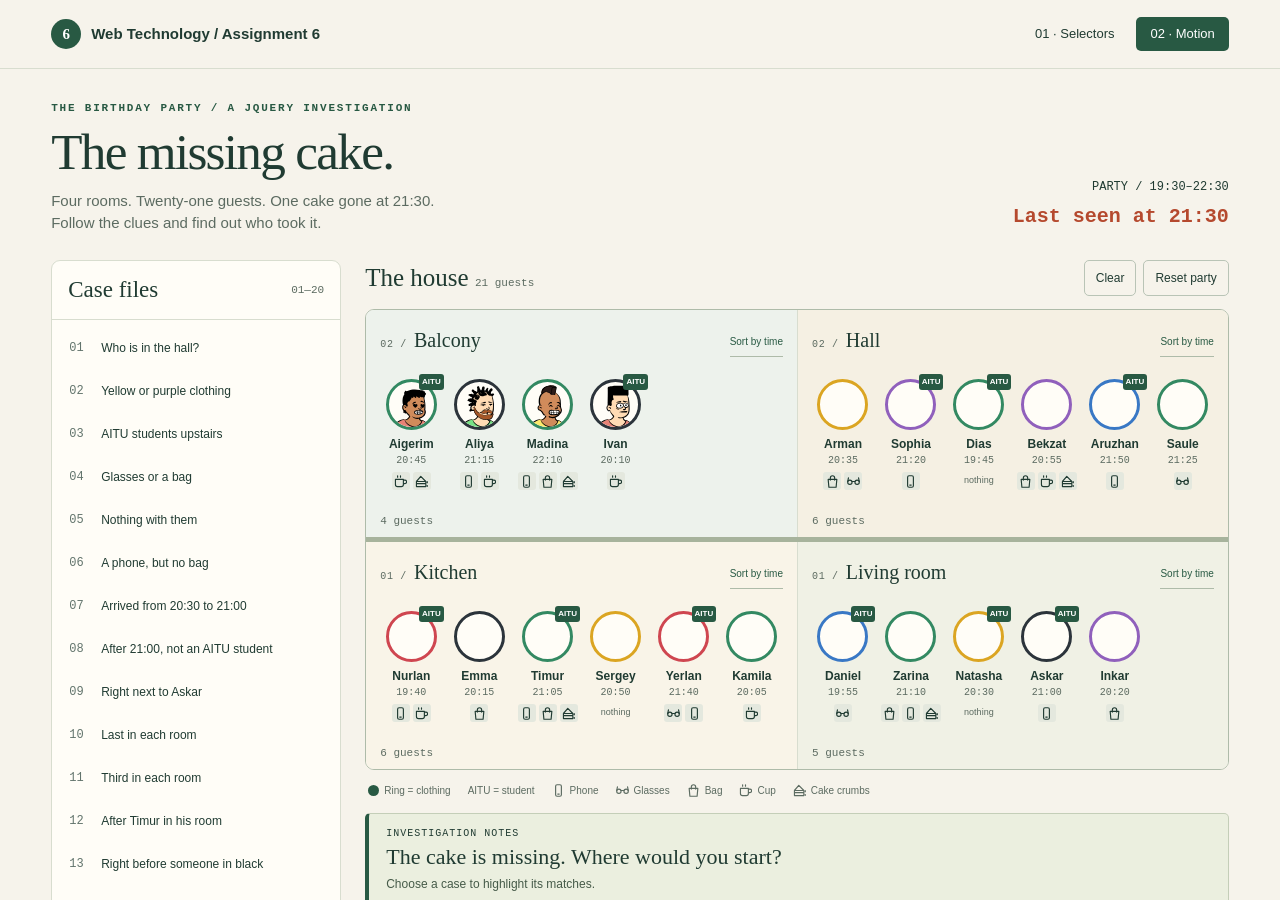
<file: index.html>
<!doctype html>
<html lang="en"><head><meta charset="utf-8"><meta name="viewport" content="width=device-width, initial-scale=1"><meta http-equiv="refresh" content="0; url=task2/"><title>Assignment 6 - The Missing Cake</title></head><body><p><a href="task2/">Open The Missing Cake</a> · <a href="task1/">Task 1: Selectors</a></p></body></html>
</file>
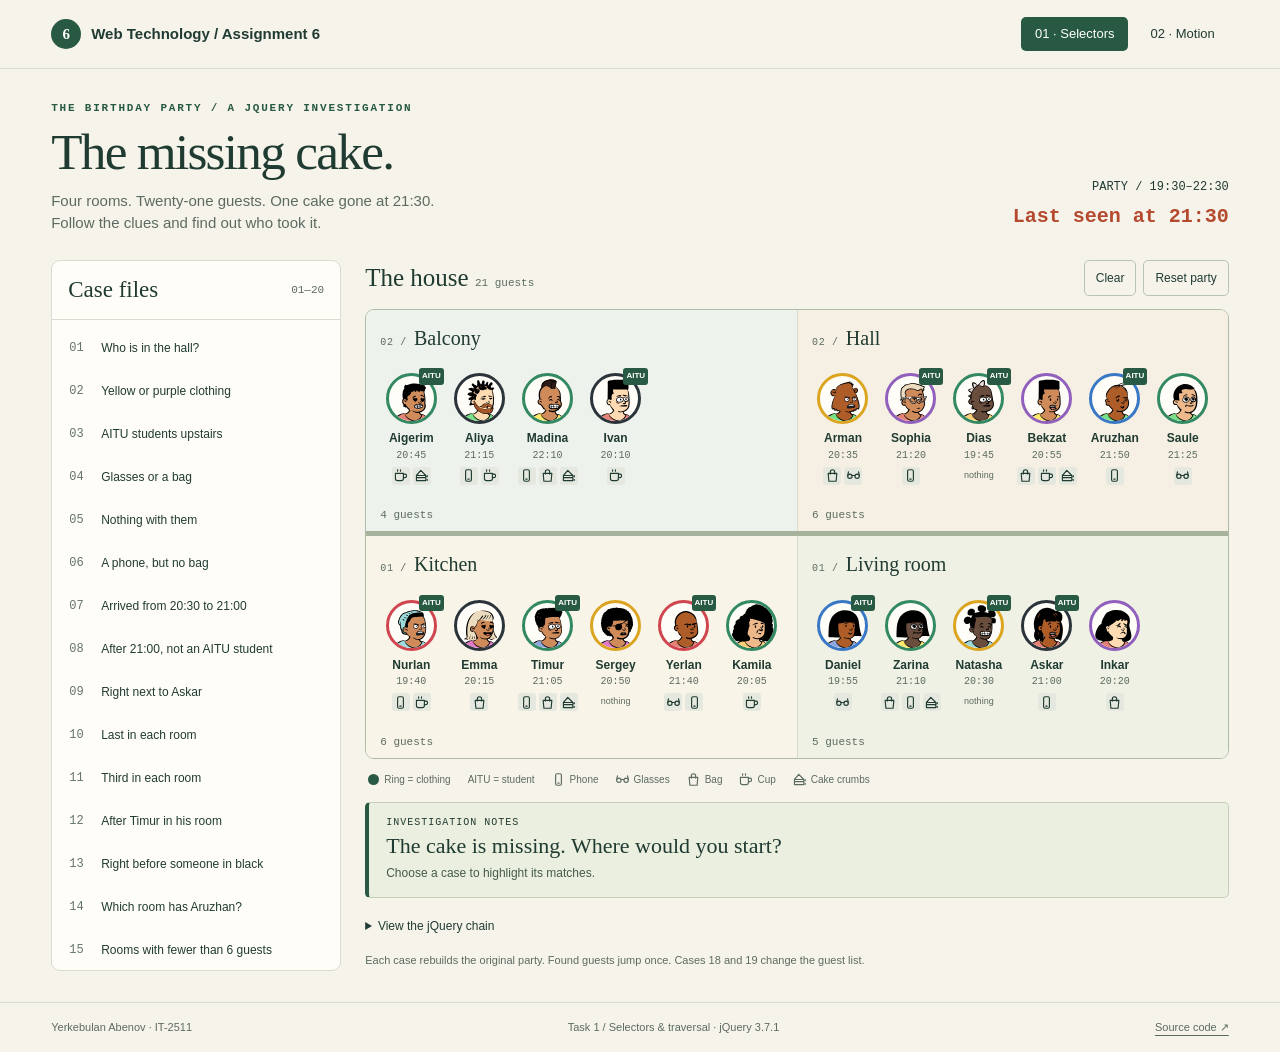
<file: task1/index.html>
<!doctype html>
<html lang="en">
<head>
  <meta charset="utf-8">
  <meta name="viewport" content="width=device-width, initial-scale=1">
  <meta name="description" content="Assignment 6: a jQuery investigation with 21 guests, 20 cases and a missing birthday cake.">
  <title>The Missing Cake | Task 1</title>
  <link rel="icon" href="../assets/favicon.svg" type="image/svg+xml">
  <link rel="stylesheet" href="../assets/style.css">
  <script src="../assets/vendor/jquery-3.7.1.min.js" defer></script>
  <script src="../assets/party-data.js" defer></script>
  <script src="../assets/cases.js" defer></script>
  <script src="../assets/app.js" defer></script>
  
</head>
<body data-task="1">
  <header class="topbar">
    <a class="brand" href="../"><span class="brand-mark">6</span> Web Technology / Assignment 6</a>
    <nav aria-label="Tasks"><a href="../task1/" aria-current="page">01 · Selectors</a><a href="../task2/" >02 · Motion</a></nav>
  </header>
  <main>
    <section class="intro" aria-labelledby="page-title">
      <div><p class="eyebrow">The birthday party / A jQuery investigation</p><h1 id="page-title">The missing cake.</h1>
      <p>Four rooms. Twenty-one guests. One cake gone at 21:30.<br>Follow the clues and find out who took it.</p></div>
      <div class="party-time">PARTY / 19:30–22:30<strong>Last seen at 21:30</strong></div>
    </section>
    <div class="workspace">
      <aside class="case-panel" aria-labelledby="cases-title"><div class="panel-heading"><h2 id="cases-title">Case files</h2><span>01—20</span></div><div class="case-list" id="case-list"></div></aside>
      <section class="board" aria-labelledby="board-title">
        <div class="board-toolbar"><h2 id="board-title">The house <span class="room-count" id="guest-total"></span></h2><div class="toolbar-actions"><button type="button" id="clear" class="small-button">Clear</button><button type="button" id="reset" class="small-button">Reset party</button></div></div>
        <div class="house" id="house"></div>
        <div class="legend" id="legend" role="group" aria-label="Legend"><span><span class="swatch"></span>Ring = clothing</span><span>AITU = student</span></div>
        <section class="result" role="status" aria-live="polite" aria-atomic="true"><p id="result-label" class="result-label"></p><h3 id="result-title"></h3><p id="result-names"></p></section>
        <details class="chain-details"><summary>View the jQuery chain</summary><pre id="chain"></pre></details>
        <p class="hint">Each case rebuilds the original party. Found guests jump once. Cases 18 and 19 change the guest list.</p>
      </section>
    </div>
    <noscript>This assignment needs JavaScript enabled to build the party.</noscript>
  </main>
  <footer><span>Yerkebulan Abenov · IT-2511</span><span>Task 1 / Selectors & traversal · jQuery 3.7.1</span><a href="https://github.com/Abenovv/Assignment6-Web-technology">Source code ↗</a></footer>
</body>
</html>
</file>
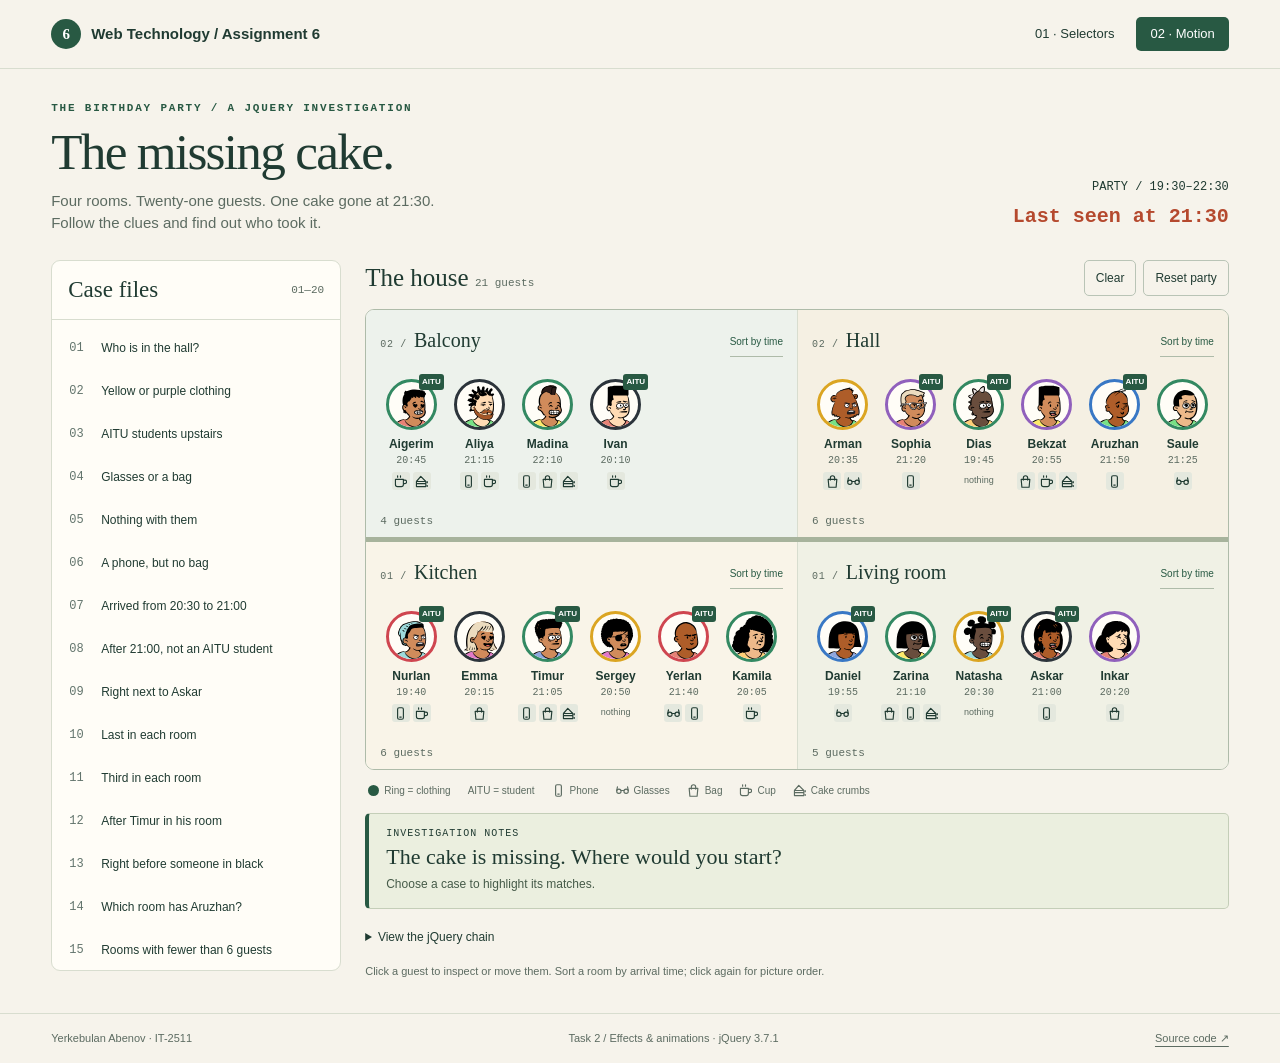
<file: task2/index.html>
<!doctype html>
<html lang="en">
<head>
  <meta charset="utf-8">
  <meta name="viewport" content="width=device-width, initial-scale=1">
  <meta name="description" content="Assignment 6: a jQuery investigation with 21 guests, 20 cases and a missing birthday cake.">
  <title>The Missing Cake | Task 2</title>
  <link rel="icon" href="../assets/favicon.svg" type="image/svg+xml">
  <link rel="stylesheet" href="../assets/style.css">
  <script src="../assets/vendor/jquery-3.7.1.min.js" defer></script>
  <script src="../assets/party-data.js" defer></script>
  <script src="../assets/cases.js" defer></script>
  <script src="../assets/app.js" defer></script>
  <script src="motion.js" defer></script>
</head>
<body data-task="2">
  <header class="topbar">
    <a class="brand" href="../"><span class="brand-mark">6</span> Web Technology / Assignment 6</a>
    <nav aria-label="Tasks"><a href="../task1/" >01 · Selectors</a><a href="../task2/" aria-current="page">02 · Motion</a></nav>
  </header>
  <main>
    <section class="intro" aria-labelledby="page-title">
      <div><p class="eyebrow">The birthday party / A jQuery investigation</p><h1 id="page-title">The missing cake.</h1>
      <p>Four rooms. Twenty-one guests. One cake gone at 21:30.<br>Follow the clues and find out who took it.</p></div>
      <div class="party-time">PARTY / 19:30–22:30<strong>Last seen at 21:30</strong></div>
    </section>
    <div class="workspace">
      <aside class="case-panel" aria-labelledby="cases-title"><div class="panel-heading"><h2 id="cases-title">Case files</h2><span>01—20</span></div><div class="case-list" id="case-list"></div></aside>
      <section class="board" aria-labelledby="board-title">
        <div class="board-toolbar"><h2 id="board-title">The house <span class="room-count" id="guest-total"></span></h2><div class="toolbar-actions"><button type="button" id="clear" class="small-button">Clear</button><button type="button" id="reset" class="small-button">Reset party</button></div></div>
        <div class="house" id="house"></div>
        <div class="legend" id="legend" role="group" aria-label="Legend"><span><span class="swatch"></span>Ring = clothing</span><span>AITU = student</span></div>
        <section class="result" role="status" aria-live="polite" aria-atomic="true"><p id="result-label" class="result-label"></p><h3 id="result-title"></h3><p id="result-names"></p></section>
        <details class="chain-details"><summary>View the jQuery chain</summary><pre id="chain"></pre></details>
        <p class="hint">Click a guest to inspect or move them. Sort a room by arrival time; click again for picture order.</p>
      </section>
    </div>
    <noscript>This assignment needs JavaScript enabled to build the party.</noscript>
  </main>
  <footer><span>Yerkebulan Abenov · IT-2511</span><span>Task 2 / Effects & animations · jQuery 3.7.1</span><a href="https://github.com/Abenovv/Assignment6-Web-technology">Source code ↗</a></footer>
</body>
</html>
</file>
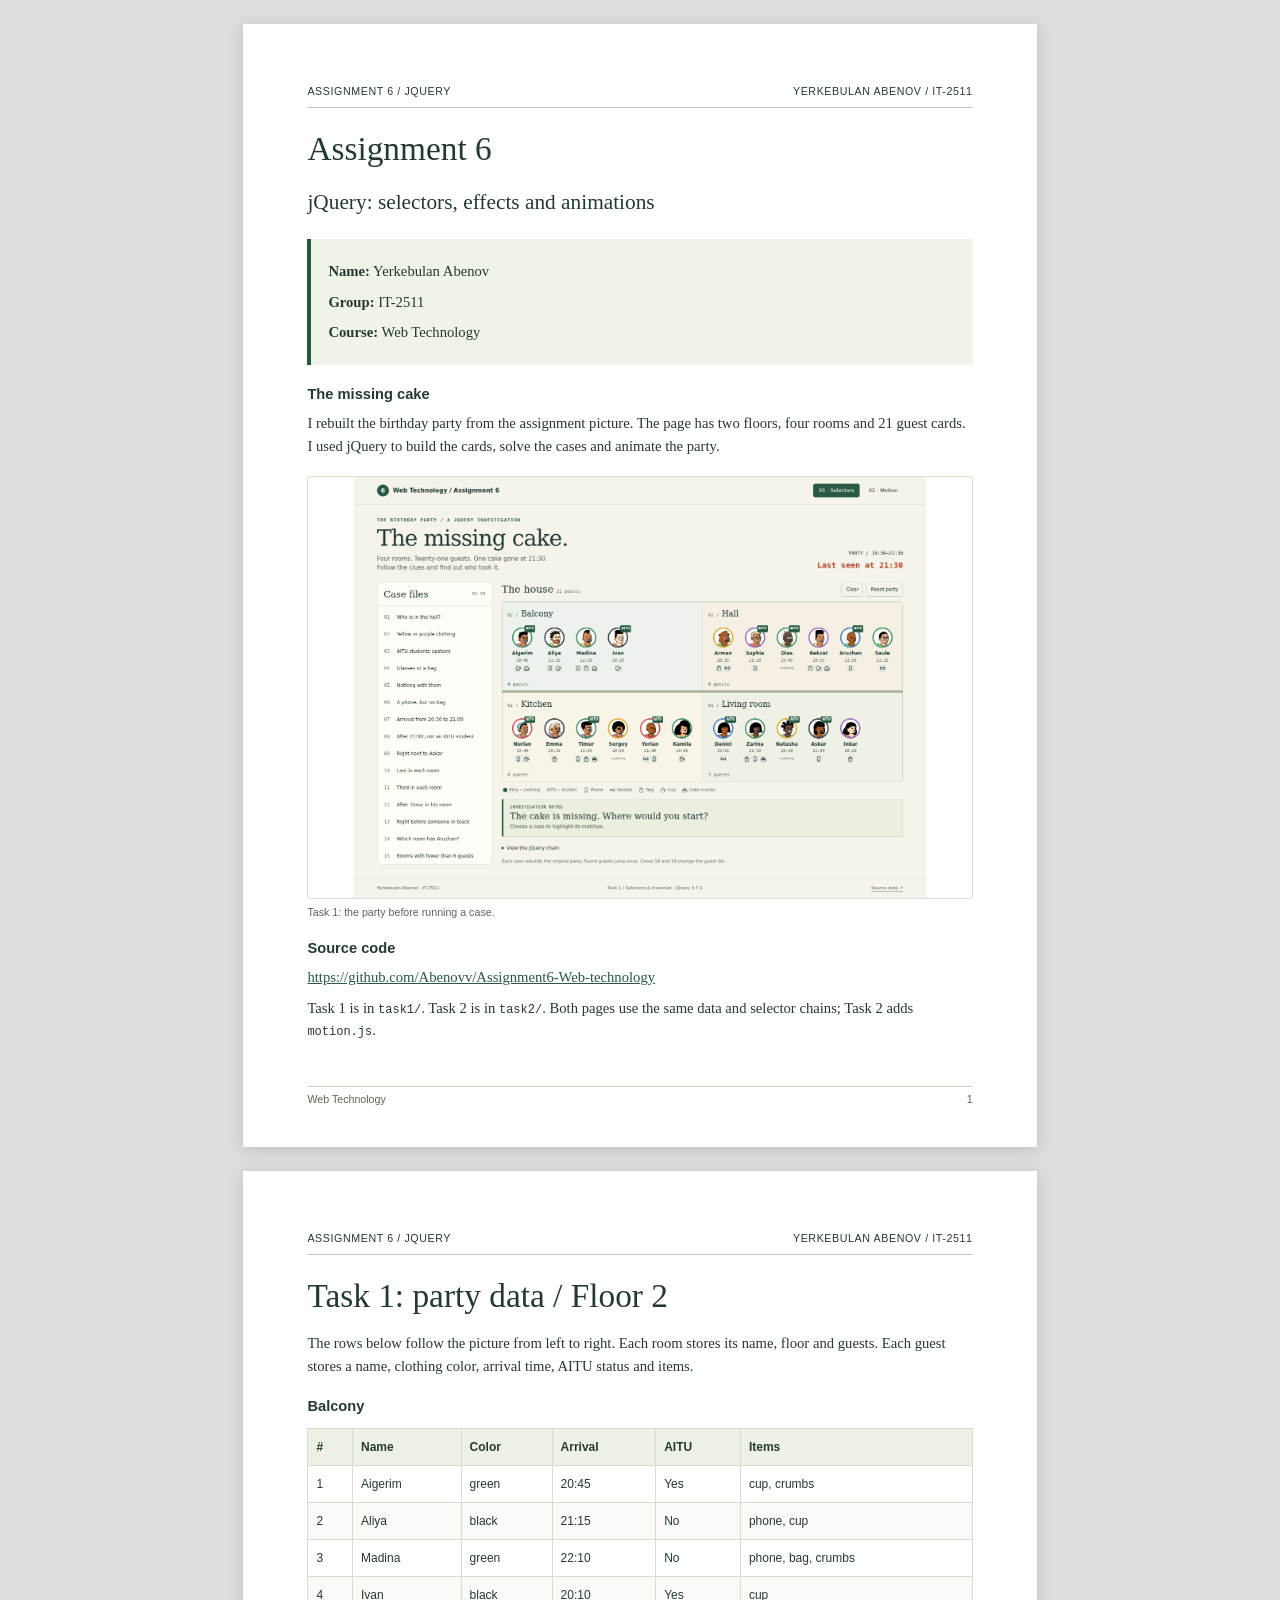
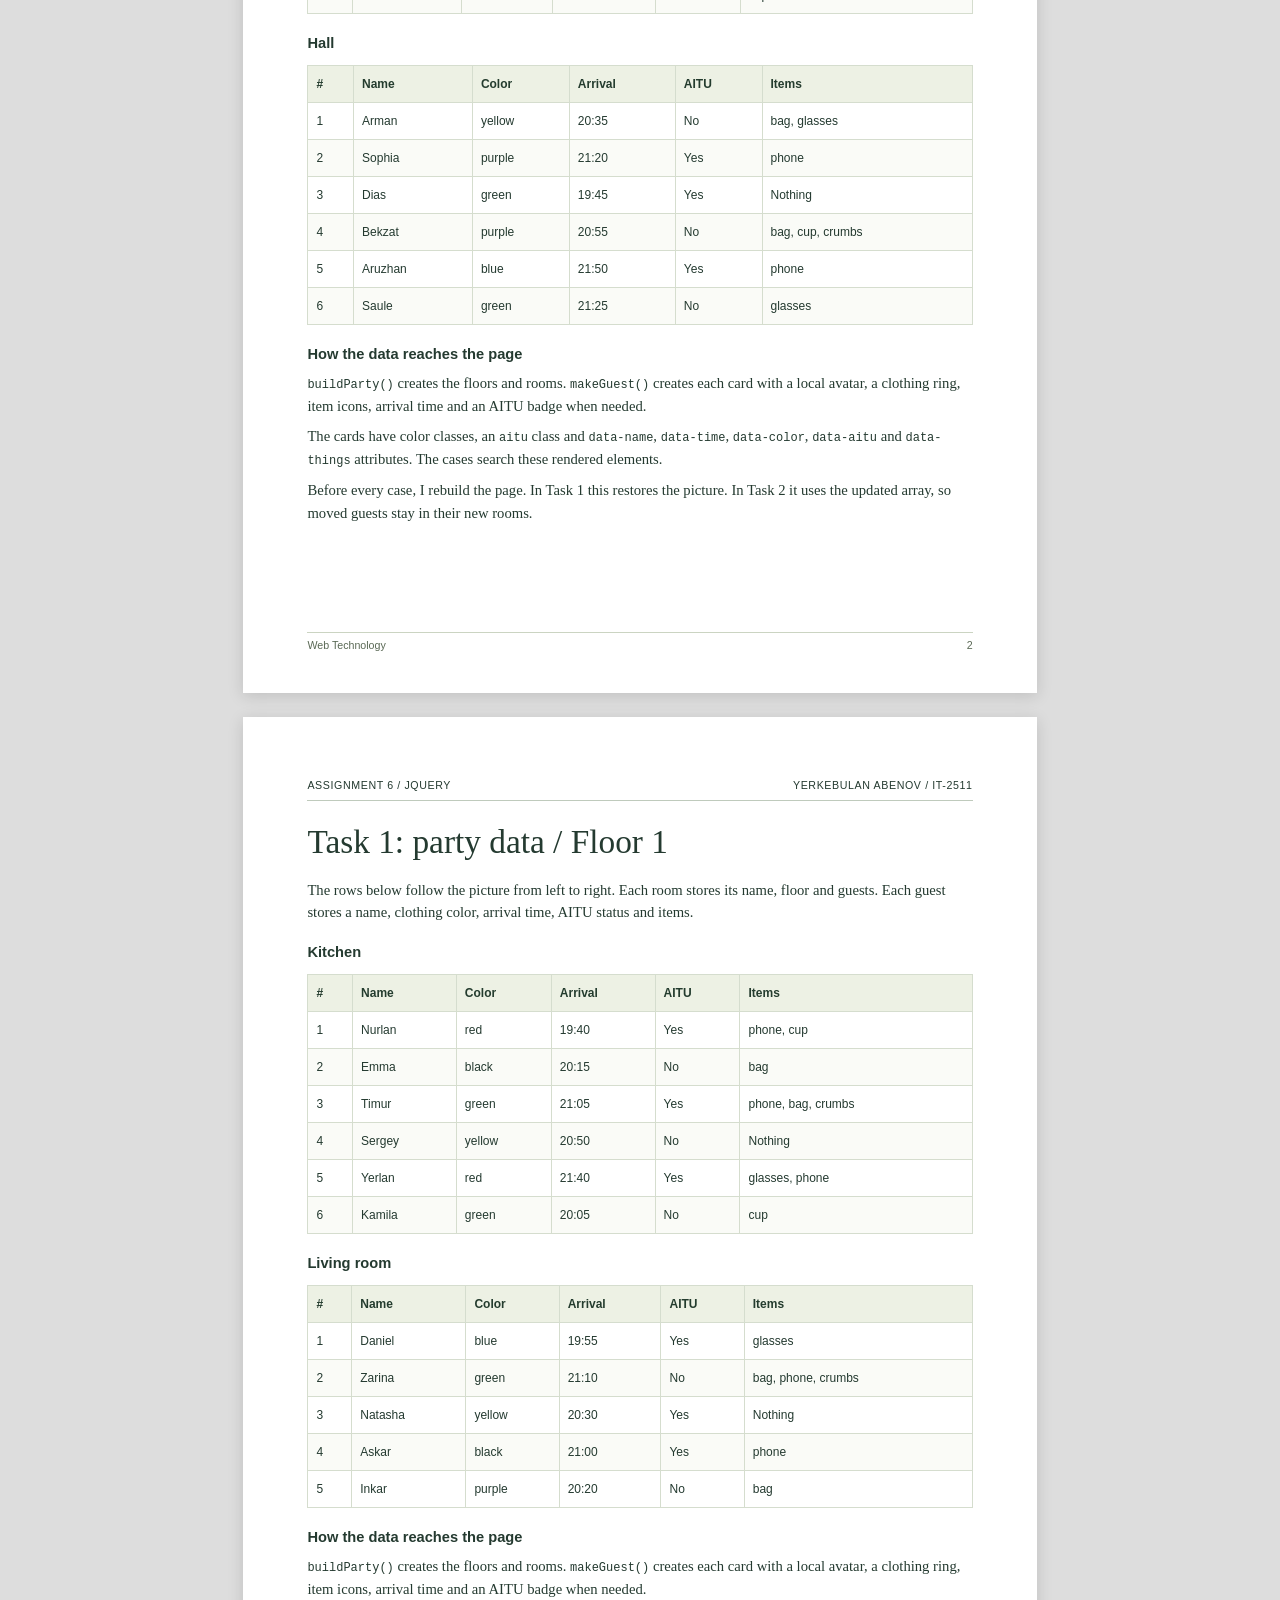
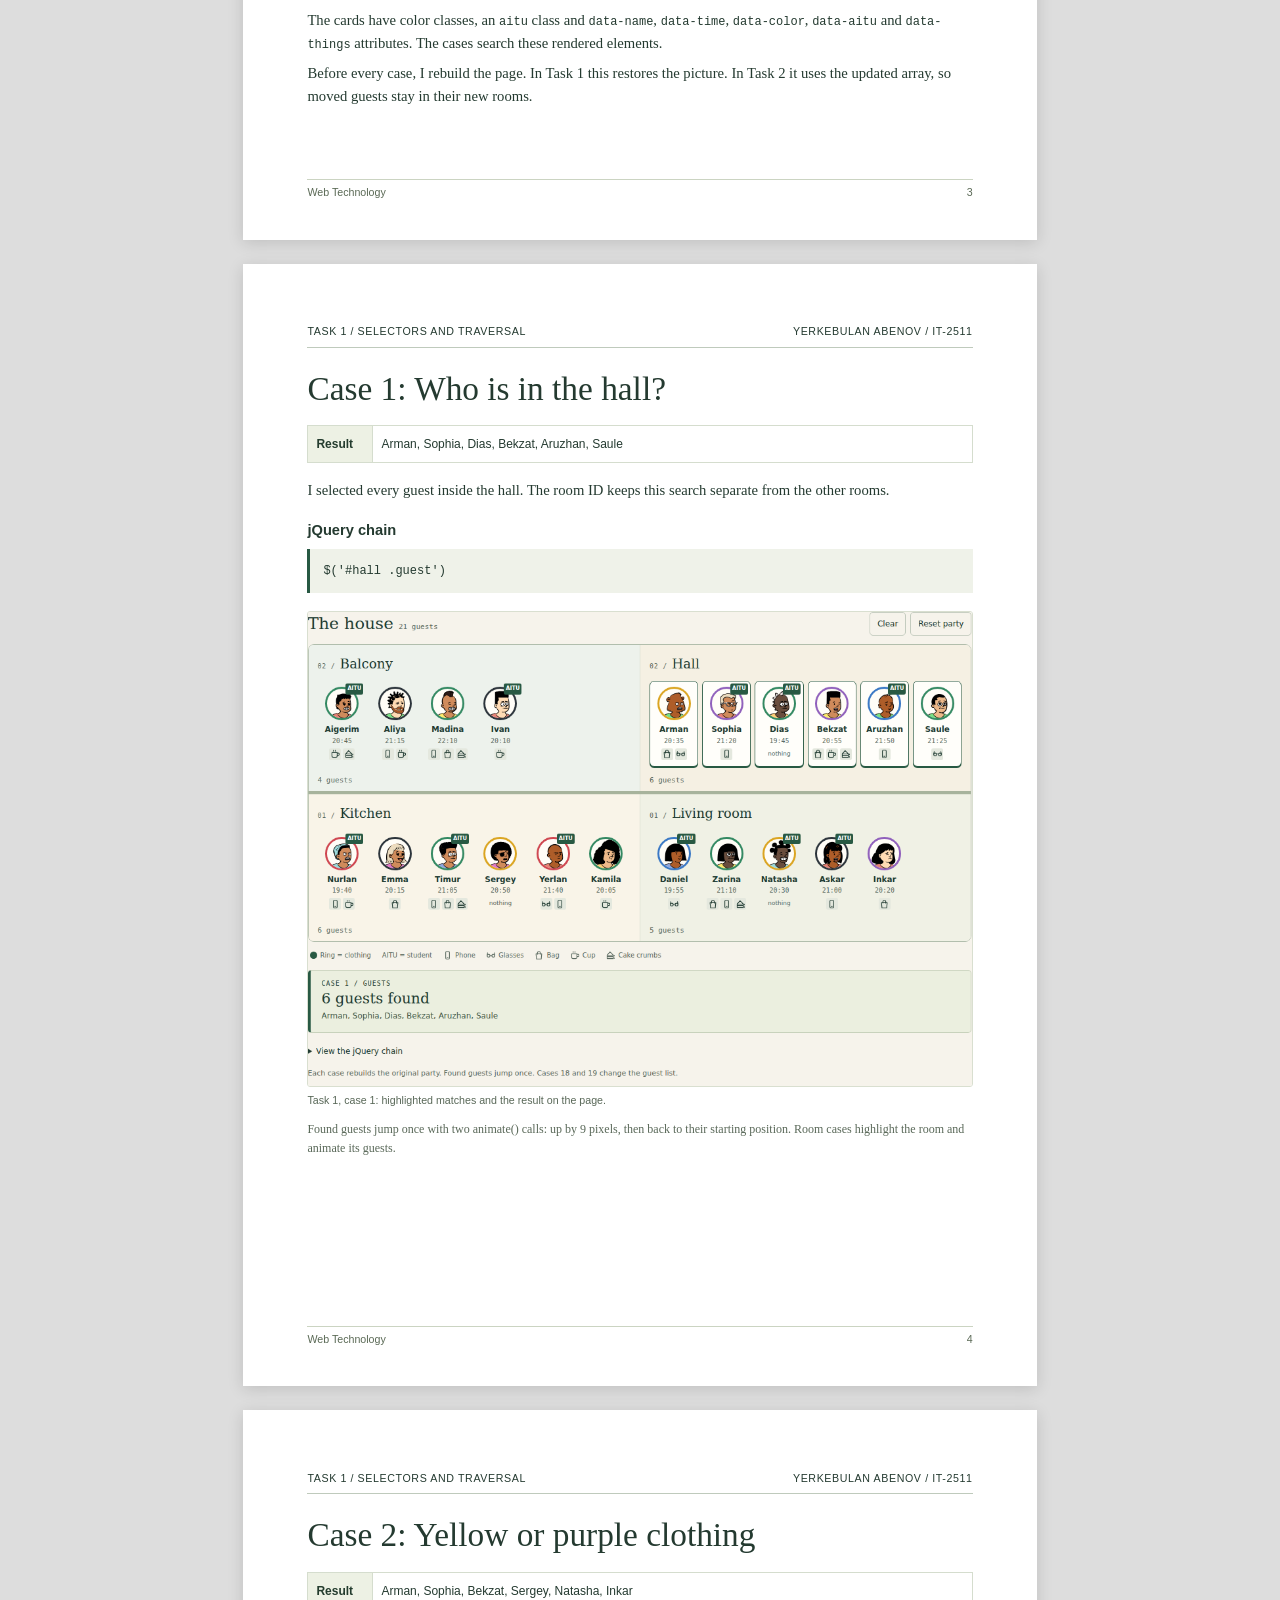
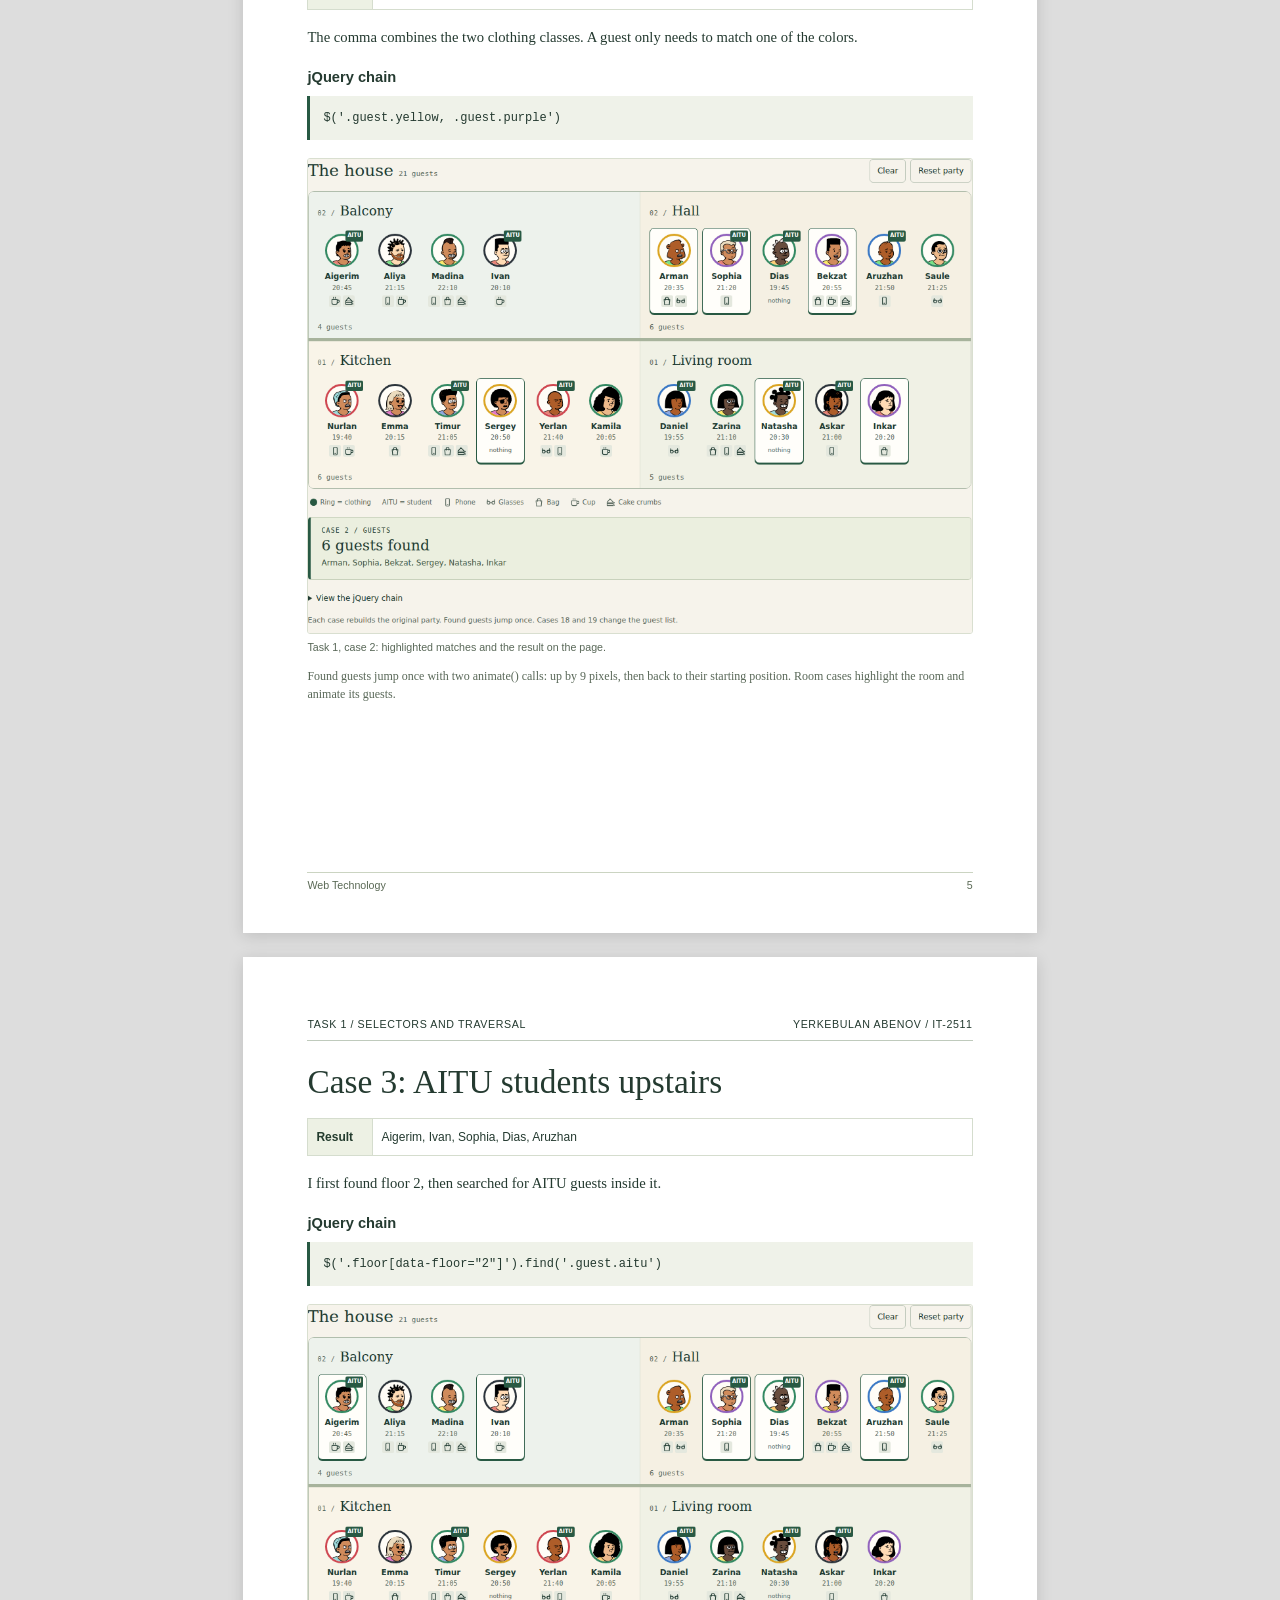
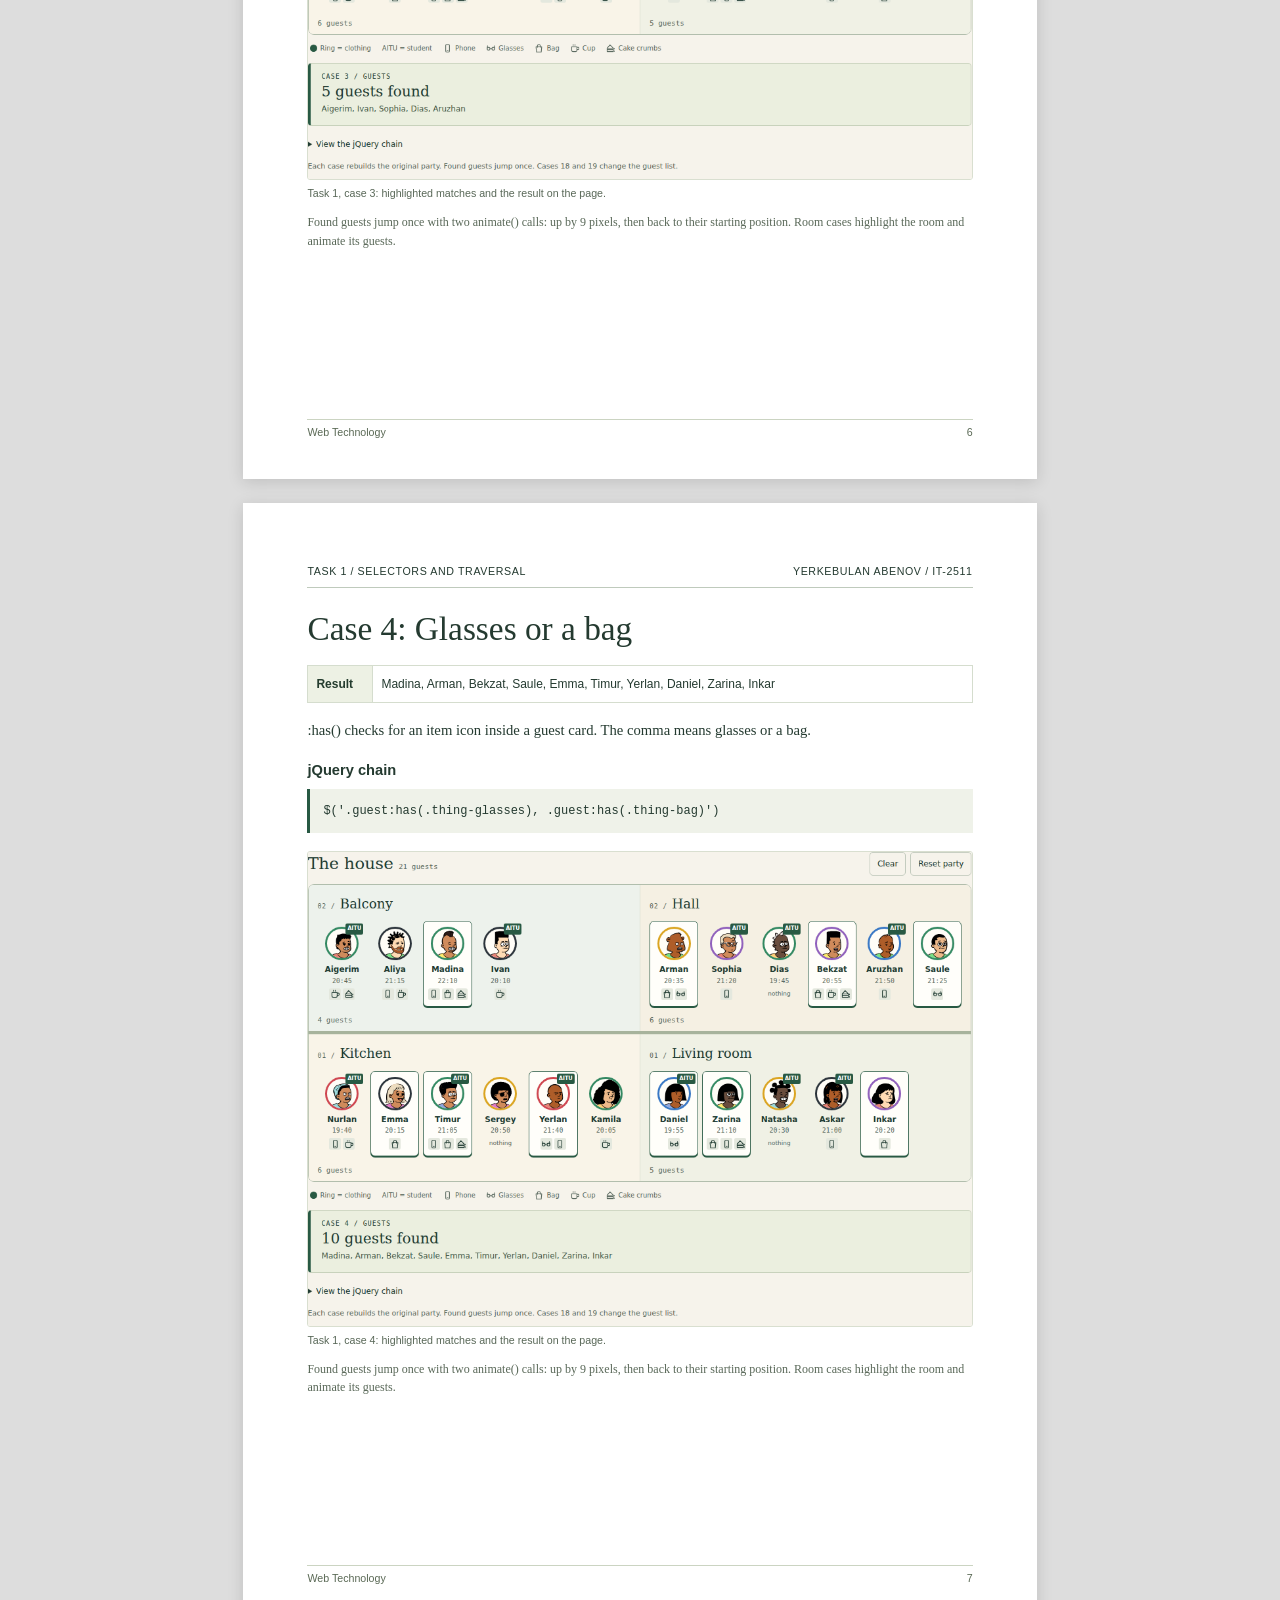
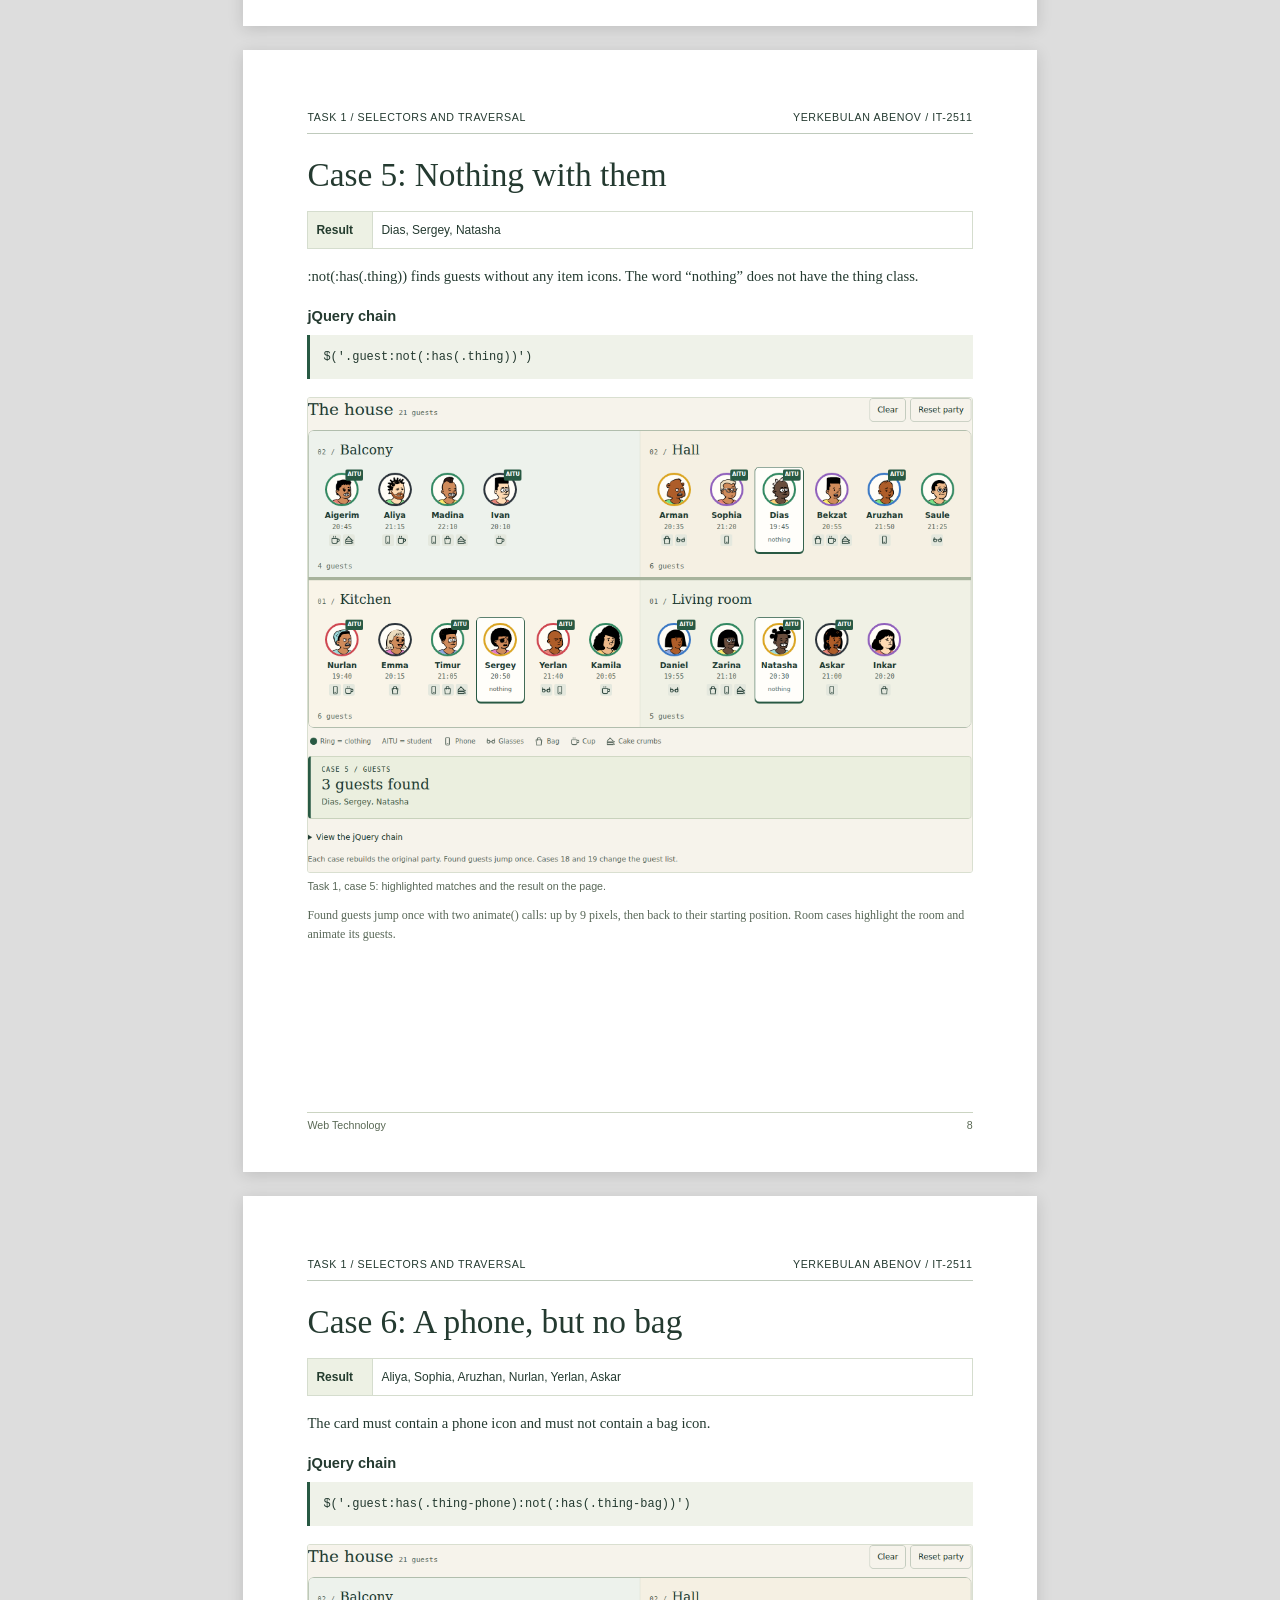
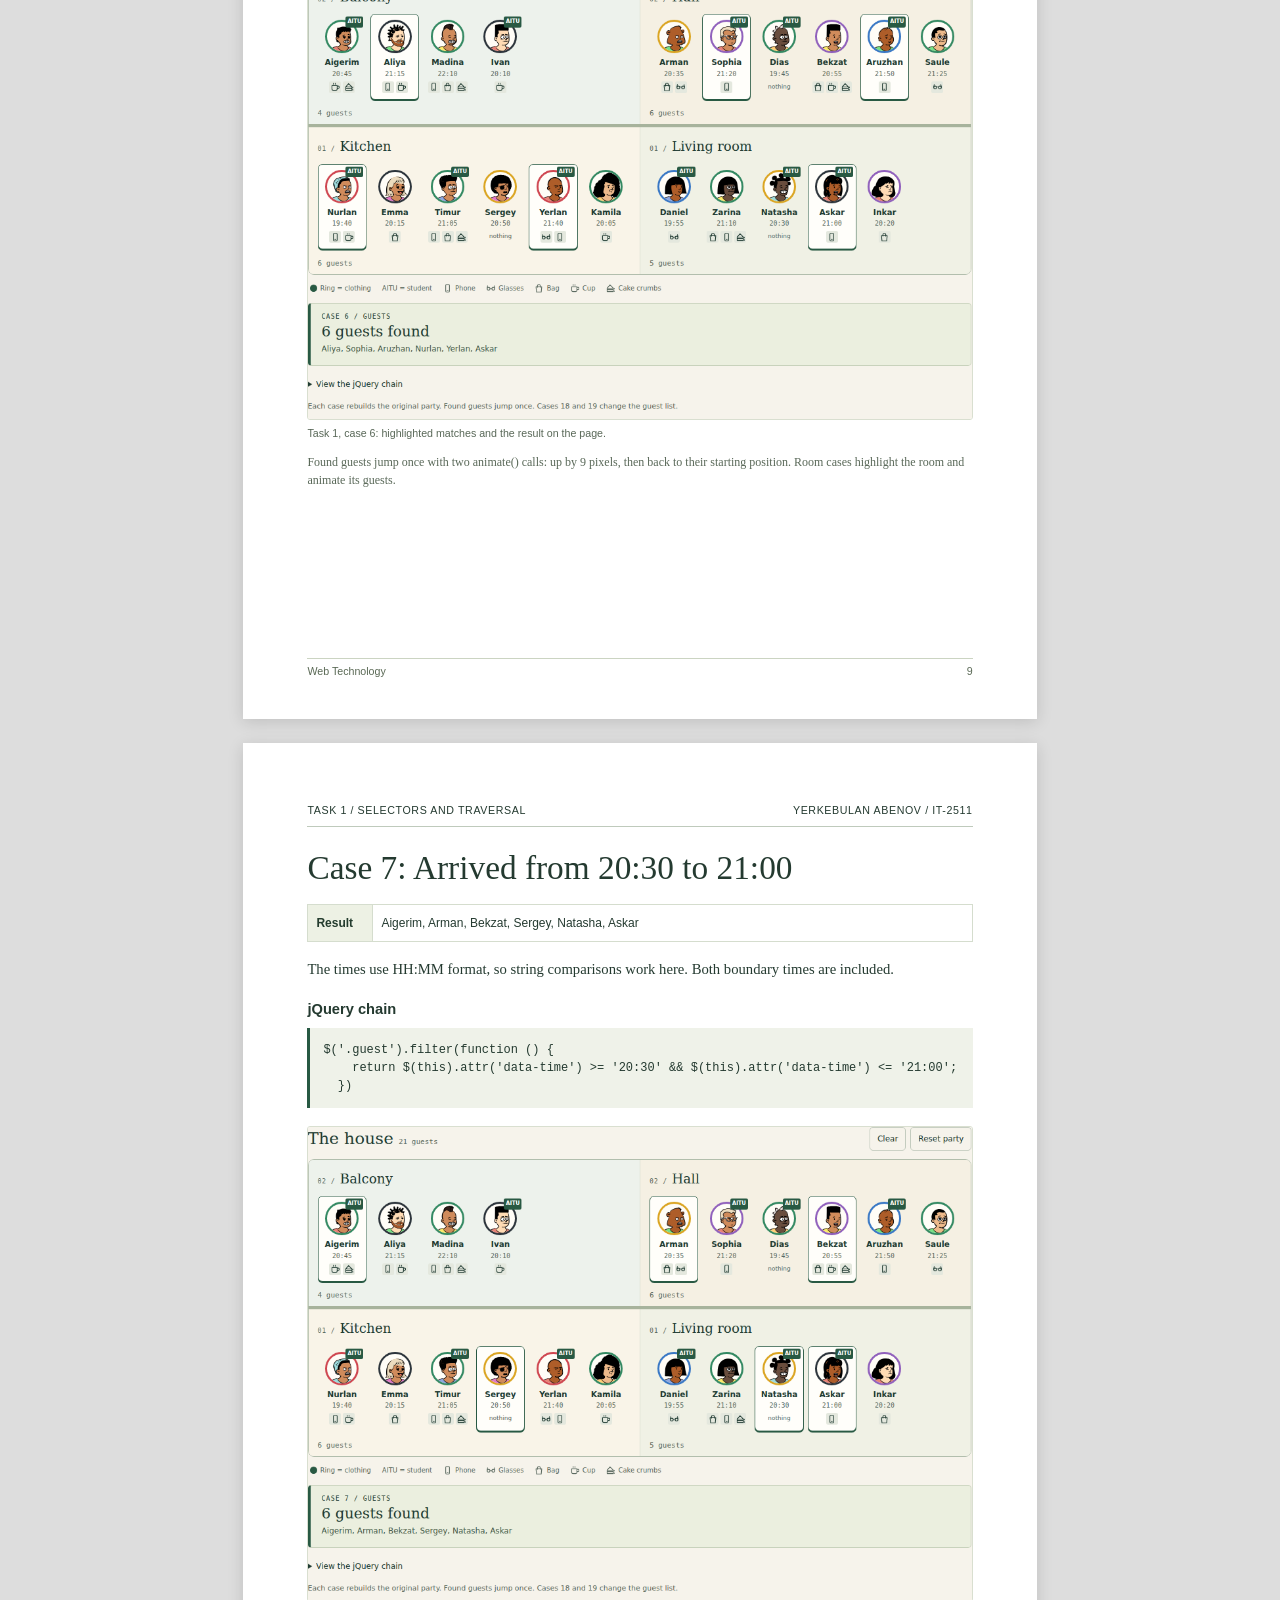
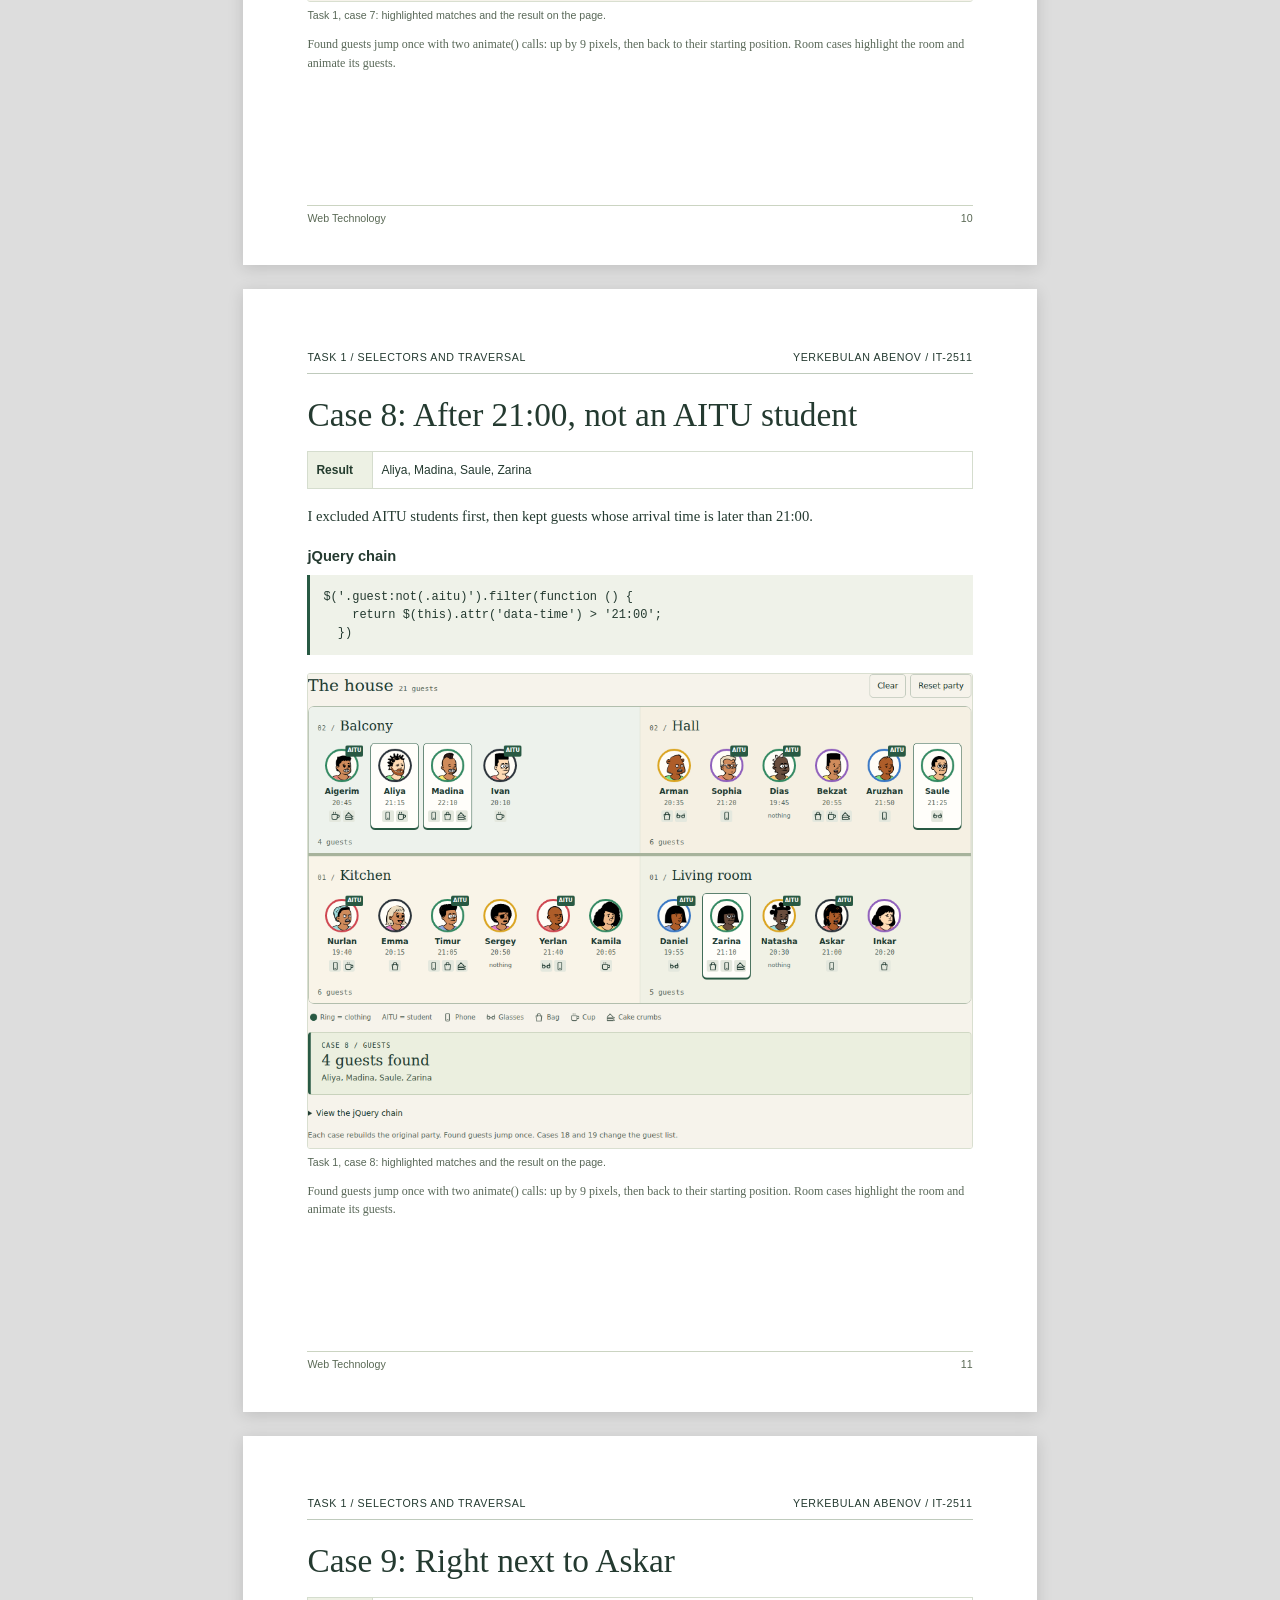
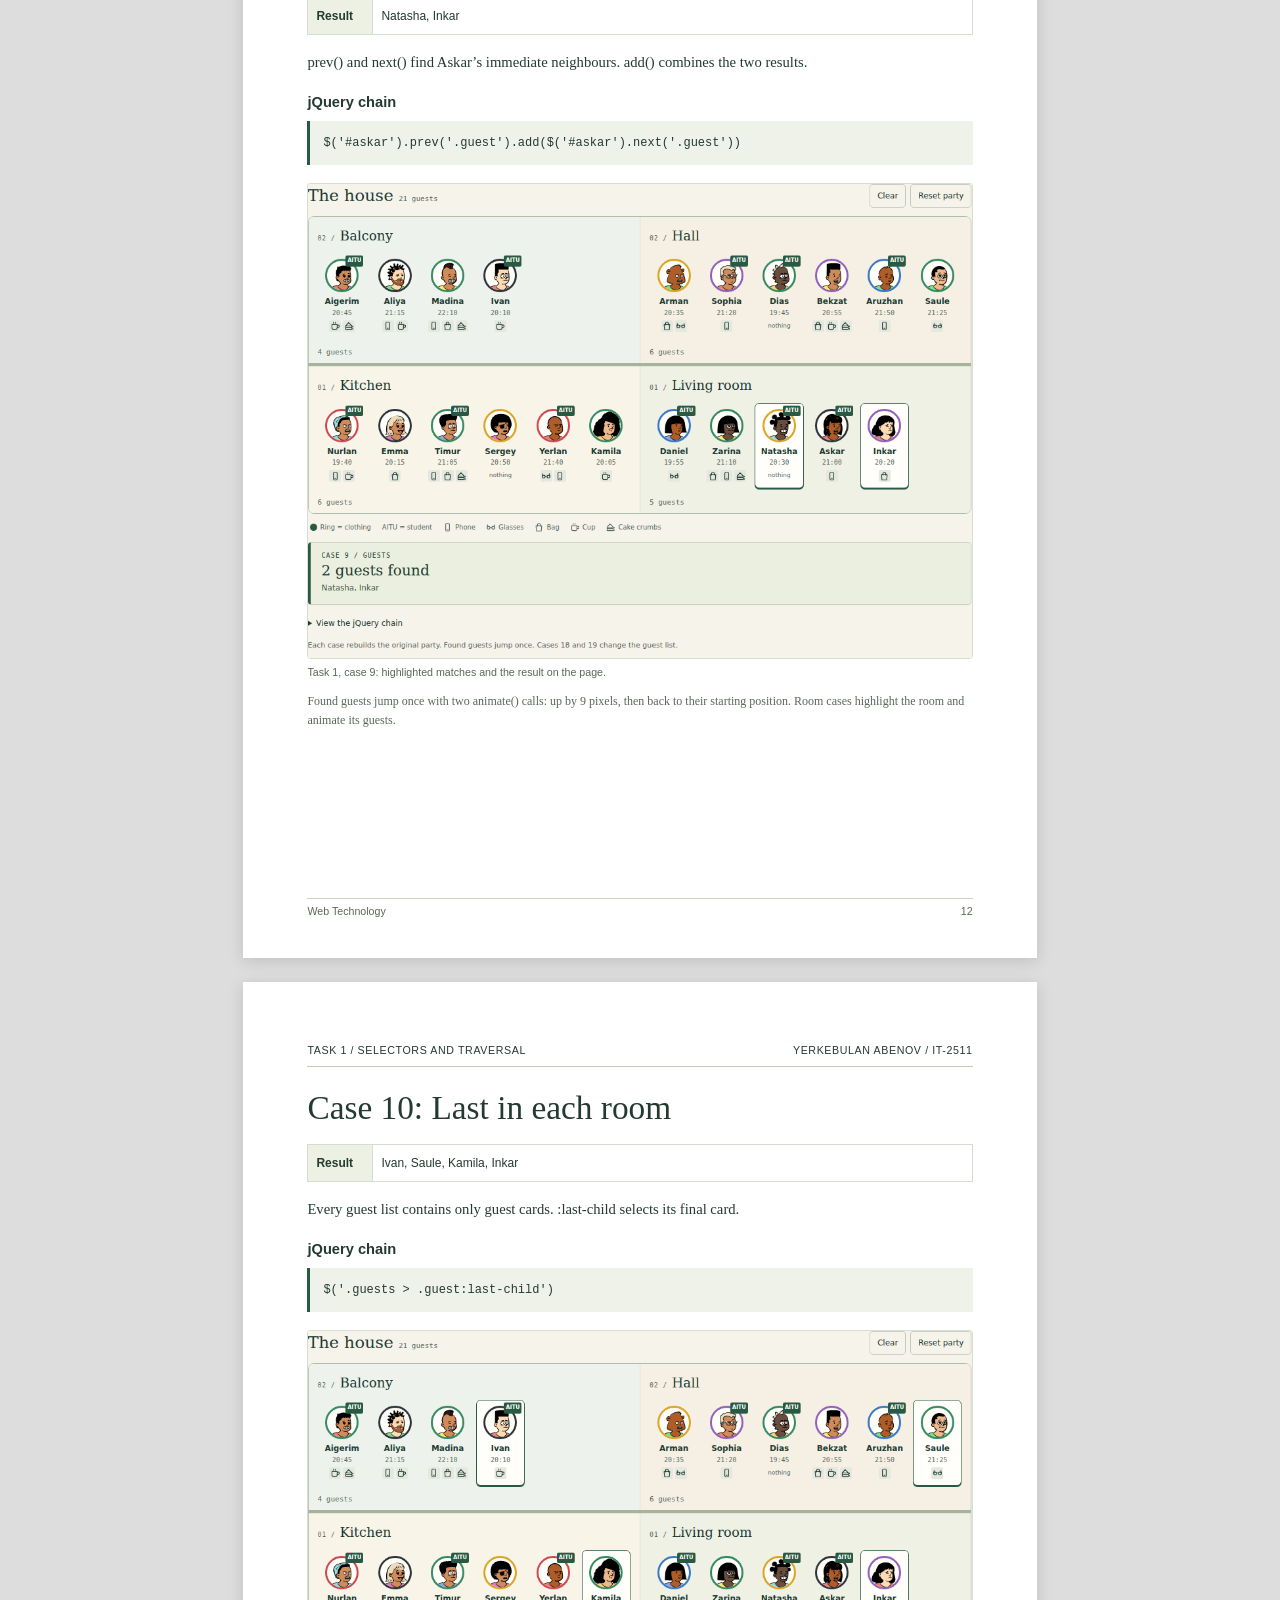
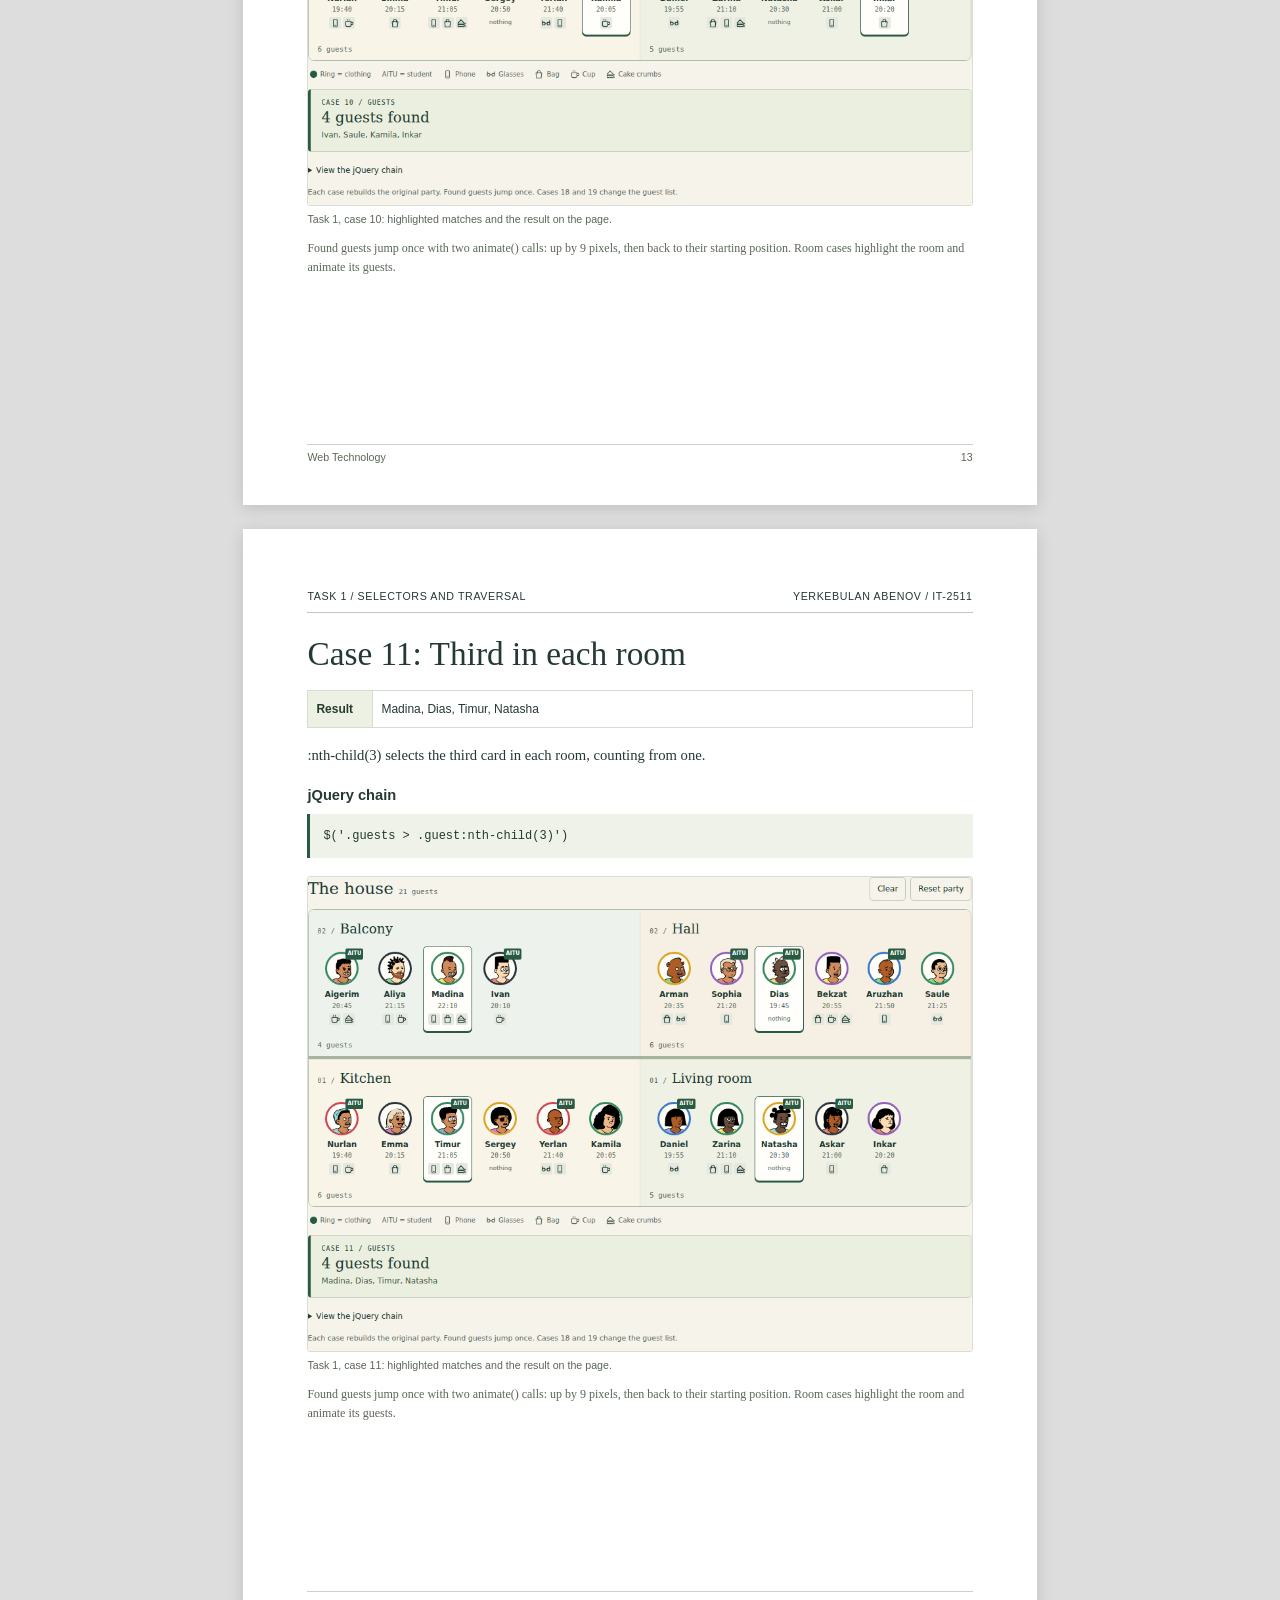
<file: report/report.html>
<!doctype html><html lang="en"><head><meta charset="utf-8"><title>Assignment 6 - Yerkebulan Abenov</title><style>@page{size:A4;margin:0}*{box-sizing:border-box}body{margin:0;background:#ddd;color:#243a30;font:11pt/1.55 Georgia,serif;-webkit-print-color-adjust:exact;print-color-adjust:exact}.page{position:relative;width:210mm;height:297mm;padding:16mm 17mm 16mm;background:#fff;page-break-after:always;overflow:hidden}.page:last-child{page-break-after:auto}header{border-bottom:1px solid #bfcabc;padding-bottom:8px;margin-bottom:22px;font:8pt/1.4 Arial,sans-serif;text-transform:uppercase;letter-spacing:.6px;display:flex;justify-content:space-between}h2{font:normal 25pt/1.15 Georgia,serif;margin:0 0 17px}h3{font: bold 11pt/1.3 Arial,sans-serif;margin:19px 0 8px}p{margin:8px 0}a{color:#285943;word-break:break-all}code{font:9pt 'Courier New',monospace}pre{font:9pt/1.5 'Courier New',monospace;background:#eff2e9;border-left:3px solid #285943;padding:13px;white-space:pre-wrap;overflow-wrap:anywhere;margin:9px 0 18px}figure{margin:18px 0 12px}figure img{display:block;width:100%;border:1px solid #d9dfd0;border-radius:3px}figcaption{font:8pt/1.4 Arial,sans-serif;color:#596858;margin-top:6px}table{width:100%;border-collapse:collapse;font:9pt/1.5 Arial,sans-serif;margin:12px 0 20px}th,td{padding:9px 8px;text-align:left;border:1px solid #d5ddce}th{background:#edf1e4;color:#243c2e}tr:nth-child(even) td{background:#fafbf7}.result-table{margin-bottom:16px}.result-table th{width:65px}.small{font-size:9pt;color:#596858}footer{position:absolute;bottom:11mm;left:17mm;right:17mm;display:flex;justify-content:space-between;border-top:1px solid #cbd4c2;padding-top:6px;font:8pt Arial,sans-serif;color:#5a6955}.identity{padding:13px 17px;background:#f0f3e7;border-left:4px solid #285943;margin:20px 0}.subtitle{font-size:16pt}.cover-image img{max-height:112mm;object-fit:contain}.compact-check img{max-height:85mm;object-fit:contain}.dialog-image img{max-height:86mm;object-fit:contain}@media screen{.page{margin:24px auto;box-shadow:0 3px 15px #0002}}</style></head><body><section class="page"><header>Assignment 6 / jQuery<span>Yerkebulan Abenov / IT-2511</span></header><h2>Assignment 6</h2><p class="subtitle">jQuery: selectors, effects and animations</p><div class="identity"><p><b>Name:</b> Yerkebulan Abenov</p><p><b>Group:</b> IT-2511</p><p><b>Course:</b> Web Technology</p></div><h3>The missing cake</h3><p>I rebuilt the birthday party from the assignment picture. The page has two floors, four rooms and 21 guest cards. I used jQuery to build the cards, solve the cases and animate the party.</p><figure class="cover-image"><img src="screenshots/overview.png" alt="Task 1: the party before running a case."><figcaption>Task 1: the party before running a case.</figcaption></figure><h3>Source code</h3><p><a href="https://github.com/Abenovv/Assignment6-Web-technology">https://github.com/Abenovv/Assignment6-Web-technology</a></p><p>Task 1 is in <code>task1/</code>. Task 2 is in <code>task2/</code>. Both pages use the same data and selector chains; Task 2 adds <code>motion.js</code>.</p><footer>Web Technology<span>1</span></footer></section><section class="page"><header>Assignment 6 / jQuery<span>Yerkebulan Abenov / IT-2511</span></header><h2>Task 1: party data / Floor 2</h2><p>The rows below follow the picture from left to right. Each room stores its name, floor and guests. Each guest stores a name, clothing color, arrival time, AITU status and items.</p><h3>Balcony</h3><table><thead><tr><th>#</th><th>Name</th><th>Color</th><th>Arrival</th><th>AITU</th><th>Items</th></tr></thead><tbody><tr><td>1</td><td>Aigerim</td><td>green</td><td>20:45</td><td>Yes</td><td>cup, crumbs</td></tr><tr><td>2</td><td>Aliya</td><td>black</td><td>21:15</td><td>No</td><td>phone, cup</td></tr><tr><td>3</td><td>Madina</td><td>green</td><td>22:10</td><td>No</td><td>phone, bag, crumbs</td></tr><tr><td>4</td><td>Ivan</td><td>black</td><td>20:10</td><td>Yes</td><td>cup</td></tr></tbody></table><h3>Hall</h3><table><thead><tr><th>#</th><th>Name</th><th>Color</th><th>Arrival</th><th>AITU</th><th>Items</th></tr></thead><tbody><tr><td>1</td><td>Arman</td><td>yellow</td><td>20:35</td><td>No</td><td>bag, glasses</td></tr><tr><td>2</td><td>Sophia</td><td>purple</td><td>21:20</td><td>Yes</td><td>phone</td></tr><tr><td>3</td><td>Dias</td><td>green</td><td>19:45</td><td>Yes</td><td>Nothing</td></tr><tr><td>4</td><td>Bekzat</td><td>purple</td><td>20:55</td><td>No</td><td>bag, cup, crumbs</td></tr><tr><td>5</td><td>Aruzhan</td><td>blue</td><td>21:50</td><td>Yes</td><td>phone</td></tr><tr><td>6</td><td>Saule</td><td>green</td><td>21:25</td><td>No</td><td>glasses</td></tr></tbody></table><h3>How the data reaches the page</h3><p><code>buildParty()</code> creates the floors and rooms. <code>makeGuest()</code> creates each card with a local avatar, a clothing ring, item icons, arrival time and an AITU badge when needed.</p><p>The cards have color classes, an <code>aitu</code> class and <code>data-name</code>, <code>data-time</code>, <code>data-color</code>, <code>data-aitu</code> and <code>data-things</code> attributes. The cases search these rendered elements.</p><p>Before every case, I rebuild the page. In Task 1 this restores the picture. In Task 2 it uses the updated array, so moved guests stay in their new rooms.</p><footer>Web Technology<span>2</span></footer></section><section class="page"><header>Assignment 6 / jQuery<span>Yerkebulan Abenov / IT-2511</span></header><h2>Task 1: party data / Floor 1</h2><p>The rows below follow the picture from left to right. Each room stores its name, floor and guests. Each guest stores a name, clothing color, arrival time, AITU status and items.</p><h3>Kitchen</h3><table><thead><tr><th>#</th><th>Name</th><th>Color</th><th>Arrival</th><th>AITU</th><th>Items</th></tr></thead><tbody><tr><td>1</td><td>Nurlan</td><td>red</td><td>19:40</td><td>Yes</td><td>phone, cup</td></tr><tr><td>2</td><td>Emma</td><td>black</td><td>20:15</td><td>No</td><td>bag</td></tr><tr><td>3</td><td>Timur</td><td>green</td><td>21:05</td><td>Yes</td><td>phone, bag, crumbs</td></tr><tr><td>4</td><td>Sergey</td><td>yellow</td><td>20:50</td><td>No</td><td>Nothing</td></tr><tr><td>5</td><td>Yerlan</td><td>red</td><td>21:40</td><td>Yes</td><td>glasses, phone</td></tr><tr><td>6</td><td>Kamila</td><td>green</td><td>20:05</td><td>No</td><td>cup</td></tr></tbody></table><h3>Living room</h3><table><thead><tr><th>#</th><th>Name</th><th>Color</th><th>Arrival</th><th>AITU</th><th>Items</th></tr></thead><tbody><tr><td>1</td><td>Daniel</td><td>blue</td><td>19:55</td><td>Yes</td><td>glasses</td></tr><tr><td>2</td><td>Zarina</td><td>green</td><td>21:10</td><td>No</td><td>bag, phone, crumbs</td></tr><tr><td>3</td><td>Natasha</td><td>yellow</td><td>20:30</td><td>Yes</td><td>Nothing</td></tr><tr><td>4</td><td>Askar</td><td>black</td><td>21:00</td><td>Yes</td><td>phone</td></tr><tr><td>5</td><td>Inkar</td><td>purple</td><td>20:20</td><td>No</td><td>bag</td></tr></tbody></table><h3>How the data reaches the page</h3><p><code>buildParty()</code> creates the floors and rooms. <code>makeGuest()</code> creates each card with a local avatar, a clothing ring, item icons, arrival time and an AITU badge when needed.</p><p>The cards have color classes, an <code>aitu</code> class and <code>data-name</code>, <code>data-time</code>, <code>data-color</code>, <code>data-aitu</code> and <code>data-things</code> attributes. The cases search these rendered elements.</p><p>Before every case, I rebuild the page. In Task 1 this restores the picture. In Task 2 it uses the updated array, so moved guests stay in their new rooms.</p><footer>Web Technology<span>3</span></footer></section><section class="page"><header>Task 1 / Selectors and traversal<span>Yerkebulan Abenov / IT-2511</span></header><h2>Case 1: Who is in the hall?</h2><table class="result-table"><tr><th>Result</th><td>Arman, Sophia, Dias, Bekzat, Aruzhan, Saule</td></tr></table><p>I selected every guest inside the hall. The room ID keeps this search separate from the other rooms.</p><h3>jQuery chain</h3><pre>$('#hall .guest')</pre><figure class=""><img src="screenshots/case-01.png" alt="Task 1, case 1: highlighted matches and the result on the page."><figcaption>Task 1, case 1: highlighted matches and the result on the page.</figcaption></figure><p class="small">Found guests jump once with two animate() calls: up by 9 pixels, then back to their starting position. Room cases highlight the room and animate its guests.</p><footer>Web Technology<span>4</span></footer></section><section class="page"><header>Task 1 / Selectors and traversal<span>Yerkebulan Abenov / IT-2511</span></header><h2>Case 2: Yellow or purple clothing</h2><table class="result-table"><tr><th>Result</th><td>Arman, Sophia, Bekzat, Sergey, Natasha, Inkar</td></tr></table><p>The comma combines the two clothing classes. A guest only needs to match one of the colors.</p><h3>jQuery chain</h3><pre>$('.guest.yellow, .guest.purple')</pre><figure class=""><img src="screenshots/case-02.png" alt="Task 1, case 2: highlighted matches and the result on the page."><figcaption>Task 1, case 2: highlighted matches and the result on the page.</figcaption></figure><p class="small">Found guests jump once with two animate() calls: up by 9 pixels, then back to their starting position. Room cases highlight the room and animate its guests.</p><footer>Web Technology<span>5</span></footer></section><section class="page"><header>Task 1 / Selectors and traversal<span>Yerkebulan Abenov / IT-2511</span></header><h2>Case 3: AITU students upstairs</h2><table class="result-table"><tr><th>Result</th><td>Aigerim, Ivan, Sophia, Dias, Aruzhan</td></tr></table><p>I first found floor 2, then searched for AITU guests inside it.</p><h3>jQuery chain</h3><pre>$('.floor[data-floor="2"]').find('.guest.aitu')</pre><figure class=""><img src="screenshots/case-03.png" alt="Task 1, case 3: highlighted matches and the result on the page."><figcaption>Task 1, case 3: highlighted matches and the result on the page.</figcaption></figure><p class="small">Found guests jump once with two animate() calls: up by 9 pixels, then back to their starting position. Room cases highlight the room and animate its guests.</p><footer>Web Technology<span>6</span></footer></section><section class="page"><header>Task 1 / Selectors and traversal<span>Yerkebulan Abenov / IT-2511</span></header><h2>Case 4: Glasses or a bag</h2><table class="result-table"><tr><th>Result</th><td>Madina, Arman, Bekzat, Saule, Emma, Timur, Yerlan, Daniel, Zarina, Inkar</td></tr></table><p>:has() checks for an item icon inside a guest card. The comma means glasses or a bag.</p><h3>jQuery chain</h3><pre>$('.guest:has(.thing-glasses), .guest:has(.thing-bag)')</pre><figure class=""><img src="screenshots/case-04.png" alt="Task 1, case 4: highlighted matches and the result on the page."><figcaption>Task 1, case 4: highlighted matches and the result on the page.</figcaption></figure><p class="small">Found guests jump once with two animate() calls: up by 9 pixels, then back to their starting position. Room cases highlight the room and animate its guests.</p><footer>Web Technology<span>7</span></footer></section><section class="page"><header>Task 1 / Selectors and traversal<span>Yerkebulan Abenov / IT-2511</span></header><h2>Case 5: Nothing with them</h2><table class="result-table"><tr><th>Result</th><td>Dias, Sergey, Natasha</td></tr></table><p>:not(:has(.thing)) finds guests without any item icons. The word “nothing” does not have the thing class.</p><h3>jQuery chain</h3><pre>$('.guest:not(:has(.thing))')</pre><figure class=""><img src="screenshots/case-05.png" alt="Task 1, case 5: highlighted matches and the result on the page."><figcaption>Task 1, case 5: highlighted matches and the result on the page.</figcaption></figure><p class="small">Found guests jump once with two animate() calls: up by 9 pixels, then back to their starting position. Room cases highlight the room and animate its guests.</p><footer>Web Technology<span>8</span></footer></section><section class="page"><header>Task 1 / Selectors and traversal<span>Yerkebulan Abenov / IT-2511</span></header><h2>Case 6: A phone, but no bag</h2><table class="result-table"><tr><th>Result</th><td>Aliya, Sophia, Aruzhan, Nurlan, Yerlan, Askar</td></tr></table><p>The card must contain a phone icon and must not contain a bag icon.</p><h3>jQuery chain</h3><pre>$('.guest:has(.thing-phone):not(:has(.thing-bag))')</pre><figure class=""><img src="screenshots/case-06.png" alt="Task 1, case 6: highlighted matches and the result on the page."><figcaption>Task 1, case 6: highlighted matches and the result on the page.</figcaption></figure><p class="small">Found guests jump once with two animate() calls: up by 9 pixels, then back to their starting position. Room cases highlight the room and animate its guests.</p><footer>Web Technology<span>9</span></footer></section><section class="page"><header>Task 1 / Selectors and traversal<span>Yerkebulan Abenov / IT-2511</span></header><h2>Case 7: Arrived from 20:30 to 21:00</h2><table class="result-table"><tr><th>Result</th><td>Aigerim, Arman, Bekzat, Sergey, Natasha, Askar</td></tr></table><p>The times use HH:MM format, so string comparisons work here. Both boundary times are included.</p><h3>jQuery chain</h3><pre>$('.guest').filter(function () {
    return $(this).attr('data-time') &gt;= '20:30' &amp;&amp; $(this).attr('data-time') &lt;= '21:00';
  })</pre><figure class=""><img src="screenshots/case-07.png" alt="Task 1, case 7: highlighted matches and the result on the page."><figcaption>Task 1, case 7: highlighted matches and the result on the page.</figcaption></figure><p class="small">Found guests jump once with two animate() calls: up by 9 pixels, then back to their starting position. Room cases highlight the room and animate its guests.</p><footer>Web Technology<span>10</span></footer></section><section class="page"><header>Task 1 / Selectors and traversal<span>Yerkebulan Abenov / IT-2511</span></header><h2>Case 8: After 21:00, not an AITU student</h2><table class="result-table"><tr><th>Result</th><td>Aliya, Madina, Saule, Zarina</td></tr></table><p>I excluded AITU students first, then kept guests whose arrival time is later than 21:00.</p><h3>jQuery chain</h3><pre>$('.guest:not(.aitu)').filter(function () {
    return $(this).attr('data-time') &gt; '21:00';
  })</pre><figure class=""><img src="screenshots/case-08.png" alt="Task 1, case 8: highlighted matches and the result on the page."><figcaption>Task 1, case 8: highlighted matches and the result on the page.</figcaption></figure><p class="small">Found guests jump once with two animate() calls: up by 9 pixels, then back to their starting position. Room cases highlight the room and animate its guests.</p><footer>Web Technology<span>11</span></footer></section><section class="page"><header>Task 1 / Selectors and traversal<span>Yerkebulan Abenov / IT-2511</span></header><h2>Case 9: Right next to Askar</h2><table class="result-table"><tr><th>Result</th><td>Natasha, Inkar</td></tr></table><p>prev() and next() find Askar’s immediate neighbours. add() combines the two results.</p><h3>jQuery chain</h3><pre>$('#askar').prev('.guest').add($('#askar').next('.guest'))</pre><figure class=""><img src="screenshots/case-09.png" alt="Task 1, case 9: highlighted matches and the result on the page."><figcaption>Task 1, case 9: highlighted matches and the result on the page.</figcaption></figure><p class="small">Found guests jump once with two animate() calls: up by 9 pixels, then back to their starting position. Room cases highlight the room and animate its guests.</p><footer>Web Technology<span>12</span></footer></section><section class="page"><header>Task 1 / Selectors and traversal<span>Yerkebulan Abenov / IT-2511</span></header><h2>Case 10: Last in each room</h2><table class="result-table"><tr><th>Result</th><td>Ivan, Saule, Kamila, Inkar</td></tr></table><p>Every guest list contains only guest cards. :last-child selects its final card.</p><h3>jQuery chain</h3><pre>$('.guests &gt; .guest:last-child')</pre><figure class=""><img src="screenshots/case-10.png" alt="Task 1, case 10: highlighted matches and the result on the page."><figcaption>Task 1, case 10: highlighted matches and the result on the page.</figcaption></figure><p class="small">Found guests jump once with two animate() calls: up by 9 pixels, then back to their starting position. Room cases highlight the room and animate its guests.</p><footer>Web Technology<span>13</span></footer></section><section class="page"><header>Task 1 / Selectors and traversal<span>Yerkebulan Abenov / IT-2511</span></header><h2>Case 11: Third in each room</h2><table class="result-table"><tr><th>Result</th><td>Madina, Dias, Timur, Natasha</td></tr></table><p>:nth-child(3) selects the third card in each room, counting from one.</p><h3>jQuery chain</h3><pre>$('.guests &gt; .guest:nth-child(3)')</pre><figure class=""><img src="screenshots/case-11.png" alt="Task 1, case 11: highlighted matches and the result on the page."><figcaption>Task 1, case 11: highlighted matches and the result on the page.</figcaption></figure><p class="small">Found guests jump once with two animate() calls: up by 9 pixels, then back to their starting position. Room cases highlight the room and animate its guests.</p><footer>Web Technology<span>14</span></footer></section><section class="page"><header>Task 1 / Selectors and traversal<span>Yerkebulan Abenov / IT-2511</span></header><h2>Case 12: After Timur in his room</h2><table class="result-table"><tr><th>Result</th><td>Sergey, Yerlan, Kamila</td></tr></table><p>nextAll() returns everyone after Timur in the same guest list.</p><h3>jQuery chain</h3><pre>$('#timur').nextAll('.guest')</pre><figure class=""><img src="screenshots/case-12.png" alt="Task 1, case 12: highlighted matches and the result on the page."><figcaption>Task 1, case 12: highlighted matches and the result on the page.</figcaption></figure><p class="small">Found guests jump once with two animate() calls: up by 9 pixels, then back to their starting position. Room cases highlight the room and animate its guests.</p><footer>Web Technology<span>15</span></footer></section><section class="page"><header>Task 1 / Selectors and traversal<span>Yerkebulan Abenov / IT-2511</span></header><h2>Case 13: Right before someone in black</h2><table class="result-table"><tr><th>Result</th><td>Aigerim, Madina, Nurlan, Natasha</td></tr></table><p>I found the guests in black, then selected the card immediately before each of them.</p><h3>jQuery chain</h3><pre>$('.guest.black').prev('.guest')</pre><figure class=""><img src="screenshots/case-13.png" alt="Task 1, case 13: highlighted matches and the result on the page."><figcaption>Task 1, case 13: highlighted matches and the result on the page.</figcaption></figure><p class="small">Found guests jump once with two animate() calls: up by 9 pixels, then back to their starting position. Room cases highlight the room and animate its guests.</p><footer>Web Technology<span>16</span></footer></section><section class="page"><header>Task 1 / Selectors and traversal<span>Yerkebulan Abenov / IT-2511</span></header><h2>Case 14: Which room has Aruzhan?</h2><table class="result-table"><tr><th>Result</th><td>Hall</td></tr></table><p>closest() walks up from Aruzhan’s card to the room section. This case returns a room.</p><h3>jQuery chain</h3><pre>$('#aruzhan').closest('.room')</pre><figure class=""><img src="screenshots/case-14.png" alt="Task 1, case 14: highlighted matches and the result on the page."><figcaption>Task 1, case 14: highlighted matches and the result on the page.</figcaption></figure><p class="small">Found guests jump once with two animate() calls: up by 9 pixels, then back to their starting position. Room cases highlight the room and animate its guests.</p><footer>Web Technology<span>17</span></footer></section><section class="page"><header>Task 1 / Selectors and traversal<span>Yerkebulan Abenov / IT-2511</span></header><h2>Case 15: Rooms with fewer than 6 guests</h2><table class="result-table"><tr><th>Result</th><td>Balcony, Living room</td></tr></table><p>I counted the guest cards inside each room and kept rooms with fewer than six.</p><h3>jQuery chain</h3><pre>$('.room').filter(function () {
    return $(this).find('.guest').length &lt; 6;
  })</pre><figure class=""><img src="screenshots/case-15.png" alt="Task 1, case 15: highlighted matches and the result on the page."><figcaption>Task 1, case 15: highlighted matches and the result on the page.</figcaption></figure><p class="small">Found guests jump once with two animate() calls: up by 9 pixels, then back to their starting position. Room cases highlight the room and animate its guests.</p><footer>Web Technology<span>18</span></footer></section><section class="page"><header>Task 1 / Selectors and traversal<span>Yerkebulan Abenov / IT-2511</span></header><h2>Case 16: A cup, but no glasses in the room</h2><table class="result-table"><tr><th>Result</th><td>Balcony</td></tr></table><p>A matching room must contain a cup icon and must not contain any glasses icons.</p><h3>jQuery chain</h3><pre>$('.room:has(.thing-cup):not(:has(.thing-glasses))')</pre><figure class=""><img src="screenshots/case-16.png" alt="Task 1, case 16: highlighted matches and the result on the page."><figcaption>Task 1, case 16: highlighted matches and the result on the page.</figcaption></figure><p class="small">Found guests jump once with two animate() calls: up by 9 pixels, then back to their starting position. Room cases highlight the room and animate its guests.</p><footer>Web Technology<span>19</span></footer></section><section class="page"><header>Task 1 / Selectors and traversal<span>Yerkebulan Abenov / IT-2511</span></header><h2>Case 17: First to arrive in each room</h2><table class="result-table"><tr><th>Result</th><td>Ivan, Dias, Nurlan, Daniel</td></tr></table><p>I kept a guest only if no sibling in the same room had an earlier arrival time. Equal earliest times would all be kept.</p><h3>jQuery chain</h3><pre>$('.guest').filter(function () {
    const time = $(this).attr('data-time');
    return $(this).siblings('.guest').filter(function () {
      return $(this).attr('data-time') &lt; time;
    }).length === 0;
  })</pre><figure class=""><img src="screenshots/case-17.png" alt="Task 1, case 17: highlighted matches and the result on the page."><figcaption>Task 1, case 17: highlighted matches and the result on the page.</figcaption></figure><p class="small">Found guests jump once with two animate() calls: up by 9 pixels, then back to their starting position. Room cases highlight the room and animate its guests.</p><footer>Web Technology<span>20</span></footer></section><section class="page"><header>Task 1 / Selectors and traversal<span>Yerkebulan Abenov / IT-2511</span></header><h2>Case 18: Miras joins Askar and Inkar</h2><table class="result-table"><tr><th>Result</th><td>Miras</td></tr></table><p>I created Miras’s card with the same builder as the other guests. insertAfter() puts him after Askar, and fadeIn() shows him smoothly.</p><h3>jQuery chain</h3><pre>makeGuest(miras).hide()
    .insertAfter('#askar').fadeIn(duration(350))</pre><figure class=""><img src="screenshots/case-18.png" alt="Task 1, case 18: highlighted matches and the result on the page."><figcaption>Task 1, case 18: highlighted matches and the result on the page.</figcaption></figure><p class="small">Found guests jump once with two animate() calls: up by 9 pixels, then back to their starting position. Room cases highlight the room and animate its guests.</p><footer>Web Technology<span>21</span></footer></section><section class="page"><header>Task 1 / Selectors and traversal<span>Yerkebulan Abenov / IT-2511</span></header><h2>Case 19: Natasha goes home</h2><table class="result-table"><tr><th>Result</th><td>Natasha</td></tr></table><p>fadeOut() hides Natasha first. Its callback removes her card from the page and updates the counts.</p><h3>jQuery chain</h3><pre>$('#natasha').fadeOut(duration(350), function () {
    $(this).remove();
    updateCounts();
  })</pre><figure class=""><img src="screenshots/case-19.png" alt="Task 1, case 19: highlighted matches and the result on the page."><figcaption>Task 1, case 19: highlighted matches and the result on the page.</figcaption></figure><p class="small">Found guests jump once with two animate() calls: up by 9 pixels, then back to their starting position. Room cases highlight the room and animate its guests.</p><footer>Web Technology<span>22</span></footer></section><section class="page"><header>Task 1 / Selectors and traversal<span>Yerkebulan Abenov / IT-2511</span></header><h2>Case 20: Who took the cake?</h2><table class="result-table"><tr><th>Result</th><td>Zarina — downstairs, after 21:00 and before 21:30; crumbs, no cup, and an AITU neighbour.</td></tr></table><p>Zarina is downstairs in the living room. She arrived at 21:10, has cake crumbs and no cup, and stands next to Daniel and Natasha, who are AITU students.</p><h3>jQuery chain</h3><pre>$('.floor[data-floor="1"] .guest:has(.thing-crumbs):not(:has(.thing-cup))')
    .filter(function () {
      const time = $(this).attr('data-time');
      return time &gt; '21:00' &amp;&amp; time &lt; '21:30';
    }).filter(function () {
      return $(this).prev('.guest.aitu').add($(this).next('.guest.aitu')).length &gt; 0;
    })</pre><figure class=""><img src="screenshots/case-20.png" alt="Task 1, case 20: highlighted matches and the result on the page."><figcaption>Task 1, case 20: highlighted matches and the result on the page.</figcaption></figure><p class="small">Found guests jump once with two animate() calls: up by 9 pixels, then back to their starting position. Room cases highlight the room and animate its guests.</p><footer>Web Technology<span>23</span></footer></section><section class="page"><header>Task 2 / Effects and animations<span>Yerkebulan Abenov / IT-2511</span></header><h2>Task 2: spotlight and guest card</h2><h3>1. Spotlight</h3><p>When I click a case, the matching guests stay at full opacity. I use <code>fadeTo(300, 0.2)</code> on the other guests. If a case returns rooms, I keep the guests inside those rooms bright. Clear stops old effects and fades everyone back to full opacity.</p><figure class=""><img src="screenshots/spotlight.png" alt="Case 3: only AITU students upstairs stay bright."><figcaption>Case 3: only AITU students upstairs stay bright.</figcaption></figure><footer>Web Technology<span>24</span></footer></section><section class="page"><header>Task 2 / Effects and animations<span>Yerkebulan Abenov / IT-2511</span></header><h2>Task 2: guest card</h2><h3>2. Guest card</h3><p>The card starts at the avatar’s screen position. I animate its left, top, width and height to grow it into a centred dialog. It shows the arrival time, clothing, student status and items in words. Esc or an outside click shrinks it back to the avatar.</p><figure class="dialog-image"><img src="screenshots/guest-card.png" alt="Arman’s guest card with information and move buttons."><figcaption>Arman’s guest card with information and move buttons.</figcaption></figure><p>Only one dialog can exist at a time. Opening another guest removes the previous dialog first. Tab stays inside the dialog while it is open.</p><footer>Web Technology<span>25</span></footer></section><section class="page"><header>Task 2 / Effects and animations<span>Yerkebulan Abenov / IT-2511</span></header><h2>Task 2: move and sort</h2><h3>3. Moving a guest</h3><p>I clone the guest card and animate the clone from its old offset to the target room. The old card shrinks while a placeholder opens in the destination. At the end, I remove the clone, put the real card at the end of the new room and update the array.</p><figure class=""><img src="screenshots/moved.png" alt="Arman is now last in the balcony. The hall has five guests."><figcaption>Arman is now last in the balcony. The hall has five guests.</figcaption></figure><p>After moving Arman, case 1 returns Sophia, Dias, Bekzat, Aruzhan and Saule. It no longer finds Arman.</p><footer>Web Technology<span>26</span></footer></section><section class="page"><header>Task 2 / Effects and animations<span>Yerkebulan Abenov / IT-2511</span></header><h2>Task 2: sort by time</h2><h3>4. Sorting by arrival time</h3><p>I save the card positions, reorder the DOM by time, then animate each card from its old position to its new one. The second click restores the saved picture order.</p><figure class=""><img src="screenshots/sorted.png" alt="Living room after sorting: Daniel, Inkar, Natasha, Askar, Zarina."><figcaption>Living room after sorting: Daniel, Inkar, Natasha, Askar, Zarina.</figcaption></figure><p>The times are 19:55, 20:20, 20:30, 21:00 and 21:10. Clicking again restores Daniel, Zarina, Natasha, Askar and Inkar.</p><footer>Web Technology<span>27</span></footer></section><section class="page"><header>Task 2 / Testing<span>Yerkebulan Abenov / IT-2511</span></header><h2>Task 2: animation checks</h2><h3>5. Fast clicks</h3><p>I stop queued effects before starting a new action. Sorting finishes the previous slide before measuring positions again. A new case finishes any active move before rebuilding the party. Dialog closing uses a version number so an old callback cannot remove a newer card.</p><table><thead><tr><th>Check</th><th>Observed result</th></tr></thead><tbody><tr><td>Case 3, then Clear</td><td>Only upstairs AITU guests stay bright; Clear restores all 21 guests.</td></tr><tr><td>Click a guest, then Esc</td><td>The card grows from the avatar and shrinks back when closed.</td></tr><tr><td>Move Arman to the balcony</td><td>Arman ends at the balcony’s last position; case 1 excludes him.</td></tr><tr><td>Sort the living room twice</td><td>Arrival order is correct; the second click restores picture order.</td></tr><tr><td>Sort five times quickly</td><td>The final order is sorted, with no queued animations left.</td></tr><tr><td>Click guests quickly</td><td>One dialog remains open for the last guest clicked.</td></tr><tr><td>Start a case during a move</td><td>The move finishes once and the case uses the new arrangement.</td></tr></tbody></table><figure class="compact-check"><img src="screenshots/fast-sort.png" alt="After five quick sort clicks, the living room ends in arrival order."><figcaption>After five quick sort clicks, the living room ends in arrival order.</figcaption></figure><footer>Web Technology<span>28</span></footer></section><section class="page"><header>Task 2 / Testing<span>Yerkebulan Abenov / IT-2511</span></header><h2>Conclusion and resources</h2><h3>Conclusion</h3><p>I learned how to combine selectors with traversal methods instead of searching the data array for every answer. I also learned why animation callbacks and stop() matter: moving cards changes both the layout and the data, so unfinished effects need a clear final state. The cake case helped me check all conditions together, especially the immediate AITU neighbour.</p><h3>Resources</h3><p>jQuery 3.7.1: <a href="https://jquery.com/">jquery.com</a> (MIT). Avatars: <a href="https://www.dicebear.com/styles/open-peeps/">DiceBear Open Peeps</a> by Pablo Stanley (CC0). Avatars and jQuery are stored locally.</p><footer>Web Technology<span>29</span></footer></section></body></html>
</file>
<file: assets/style.css>
:root { --ink:#203b32; --muted:#5c6b61; --paper:#f6f3eb; --line:#d8ddcf; --green:#285943; --lime:#e8edb7; --orange:#b5492e; }
* { box-sizing:border-box; }
body { margin:0; color:var(--ink); background:var(--paper); font:15px/1.5 'Trebuchet MS',sans-serif; }
button,a { -webkit-tap-highlight-color:transparent; }
button { font:inherit; cursor:pointer; }
a { color:inherit; text-underline-offset:4px; }
button:focus-visible,a:focus-visible,summary:focus-visible { outline:3px solid #b5492e; outline-offset:4px; }
.topbar { border-bottom:1px solid var(--line); padding:17px 4%; display:flex; align-items:center; justify-content:space-between; gap:16px; }
.brand { font-weight:bold; text-decoration:none; display:flex; gap:10px; align-items:center; }
.brand-mark { background:var(--green); color:#fff; width:30px; height:30px; display:grid; place-items:center; border-radius:50%; font-family:Georgia,serif; }
nav { display:flex; gap:8px; }
nav a { text-decoration:none; padding:7px 14px; border-radius:5px; font-size:13px; }
nav a[aria-current=page] { background:var(--green); color:white; }
main { max-width:1510px; margin:auto; padding:32px 4% 24px; }
.intro { display:flex; justify-content:space-between; align-items:flex-end; gap:24px; margin-bottom:25px; }
.eyebrow { font:11px/1.4 'Courier New',monospace; text-transform:uppercase; letter-spacing:1.8px; margin:0 0 9px; color:var(--green); font-weight:bold; }
h1 { font:normal clamp(36px,4vw,56px)/1.05 Georgia,serif; letter-spacing:-1.7px; margin:0 0 11px; }
.intro p:not(.eyebrow) { margin:0; max-width:600px; color:var(--muted); }
.party-time { text-align:right; font:12px/1.8 'Courier New',monospace; min-width:180px; }
.party-time strong { display:block; font-size:20px; color:var(--orange); }
.workspace { display:grid; grid-template-columns:290px minmax(0,1fr); gap:24px; align-items:start; }
.case-panel { background:#fffdf7; border:1px solid var(--line); border-radius:9px; overflow:hidden; }
.panel-heading { padding:16px; border-bottom:1px solid var(--line); display:flex; justify-content:space-between; align-items:center; }
.panel-heading h2 { font:normal 23px Georgia,serif; margin:0; }
.panel-heading span { font:11px 'Courier New',monospace; color:var(--muted); }
.case-list { padding:7px; max-height:650px; overflow-y:auto; scrollbar-width:thin; }
.case-button { border:0; background:transparent; display:flex; gap:12px; align-items:center; width:100%; text-align:left; padding:9px 10px; border-radius:5px; color:var(--ink); font-size:12px; min-height:43px; }
.case-button:hover { background:#edf0e5; }
.case-button[aria-pressed=true] { background:var(--green); color:white; }
.case-number { font:12px 'Courier New',monospace; opacity:.7; min-width:20px; }
.case-button:last-child { color:var(--orange); font-weight:bold; }
.case-button:last-child[aria-pressed=true] { color:white; }
.board-toolbar { display:flex; justify-content:space-between; align-items:center; margin-bottom:13px; gap:12px; }
.board-toolbar h2 { font:normal 25px Georgia,serif; margin:0; }
.toolbar-actions { display:flex; gap:7px; }
.small-button { background:transparent; color:var(--ink); border:1px solid #b9c4b6; border-radius:5px; padding:7px 11px; font-size:12px; min-height:36px; }
.small-button:hover { background:#e5e9db; }
.house { border:1px solid #aebba9; border-radius:9px; overflow:hidden; background:#fffdf7; }
.floor { display:grid; grid-template-columns:minmax(0,1fr) minmax(0,1fr); position:relative; }
.floor + .floor { border-top:5px solid #a7b39c; }
.room { padding:17px 14px 10px; min-width:0; background:#fefcf5; }
.room + .room { border-left:1px solid var(--line); }
#balcony { background:#edf2ec; }
#hall { background:#f5f0e3; }
#kitchen { background:#f9f4e8; }
#living-room { background:#f0f1e5; }
.room.is-found { box-shadow:inset 0 0 0 3px var(--green); }
.room-heading { display:flex; align-items:center; justify-content:space-between; flex-wrap:wrap; gap:6px; margin-bottom:13px; }
.room h3 { font:normal 20px Georgia,serif; margin:0; }
.floor-tag { font:10px 'Courier New',monospace; letter-spacing:.7px; color:var(--muted); margin-right:7px; }
.room-count { color:var(--muted); font:11px 'Courier New',monospace; }
.sort-button { border:0; border-bottom:1px solid #aebba9; background:transparent; color:var(--green); font-size:10px; padding:7px 0; min-height:30px; }
.guests { display:flex; flex-wrap:wrap; align-content:flex-start; gap:12px 6px; min-height:258px; }
.guest { background:transparent; border:1px solid transparent; border-radius:7px; padding:8px 2px 6px; width:calc((100% - 12px)/3); min-width:0; position:relative; color:var(--ink); display:flex; flex-direction:column; align-items:center; line-height:1.3; flex-shrink:0; }
.guest:hover { background:#fff9; border-color:#c6d1bf; }
.guest.is-found { background:#fffefa; border-color:var(--green); box-shadow:0 2px 0 var(--green); }
.avatar-wrap { display:block; position:relative; width:51px; height:51px; margin-bottom:7px; }
.avatar { width:51px; height:51px; border:3px solid var(--clothing); border-radius:50%; background:#fffdf7; display:block; object-fit:cover; }
.aitu-badge { position:absolute; top:-5px; right:-7px; border-radius:3px; background:#285943; color:white; font:bold 8px/1.3 'Trebuchet MS',sans-serif; padding:3px; }
.guest-name { font-size:12px; font-weight:bold; }
.guest-time { font:10px 'Courier New',monospace; color:var(--muted); margin-top:3px; }
.things { display:flex; justify-content:center; gap:3px; min-height:21px; margin-top:6px; }
.thing { width:18px; height:18px; border-radius:3px; background:#e4e8de; display:inline-grid; place-items:center; }
.icon { width:13px; height:13px; fill:none; stroke:currentColor; stroke-width:1.6; stroke-linecap:round; stroke-linejoin:round; }
.no-things { font-size:9px; color:var(--muted); padding-top:3px; }
.legend { display:flex; flex-wrap:wrap; gap:10px 17px; padding:13px 3px; font-size:10px; color:var(--muted); align-items:center; }
.legend span { display:inline-flex; align-items:center; gap:5px; }
.legend .swatch { width:11px; height:11px; border-radius:50%; background:var(--green); }
.result { border:1px solid #c4ceb8; border-left:4px solid var(--green); border-radius:5px; background:#ebefdf; padding:14px 17px; min-height:96px; margin-top:2px; }
.result-label { font:10px 'Courier New',monospace; text-transform:uppercase; letter-spacing:1px; margin:0 0 5px; }
.result h3 { font:normal 22px Georgia,serif; margin:0 0 5px; }
.result p:last-child { color:#465b49; font-size:12px; margin:0; }
.chain-details { margin-top:12px; font-size:12px; }
.chain-details summary { cursor:pointer; padding:7px 0; }
pre { background:#203b32; color:#f1f4df; border-radius:5px; padding:15px; overflow:auto; font:11px/1.65 'Courier New',monospace; white-space:pre-wrap; overflow-wrap:anywhere; margin:5px 0; }
.hint { font-size:11px; color:var(--muted); margin:10px 0; }
footer { border-top:1px solid var(--line); padding:16px 4%; display:flex; justify-content:space-between; gap:20px; font-size:11px; color:var(--muted); }
.detail-overlay { position:fixed; inset:0; background:#122b2066; z-index:40; }
.detail-card { position:fixed; overflow:hidden; border:1px solid #b8c4ad; border-radius:12px; background:var(--paper); box-shadow:0 20px 80px #122b2044; z-index:41; }
.detail-content { padding:26px; width:100%; }
.detail-header { display:flex; align-items:center; gap:17px; }
.detail-header h2 { font:normal 33px Georgia,serif; margin:0; }
.detail-header p { font-size:12px; color:var(--muted); margin:4px 0 0; }
.detail-card .avatar { width:66px; height:66px; }
.detail-info { padding:18px 0; border-bottom:1px solid var(--line); margin-bottom:18px; }
.detail-info p { margin:6px 0; }
.detail-actions { display:flex; flex-wrap:wrap; gap:7px; }
.detail-actions button { min-height:42px; }
.close-detail { display:block; margin:20px 0 0 auto; }
.move-placeholder { display:block; flex-shrink:0; height:126px; border:1px dashed #a4b594; border-radius:7px; background:#dfe7cf; }
.flight { z-index:35; background:var(--paper); pointer-events:none; }
@media(min-width:1100px) { .guest { width:calc((100% - 30px)/6); } .guests { min-height:145px; } .workspace { grid-template-columns:290px minmax(0,1fr); } }
@media(max-width:1050px) { .workspace { grid-template-columns:230px minmax(0,1fr); gap:16px; } .floor { grid-template-columns:1fr; } .room + .room { border-left:0; border-top:1px solid var(--line); } .guest { width:calc((100% - 30px)/6); } .guests { min-height:132px; } .intro { align-items:flex-start; } }
@media(max-width:700px) { .topbar { padding:12px 5%; } .brand { font-size:12px; } nav a { padding:8px; font-size:11px; } main { padding:24px 5%; } .intro { display:block; } .party-time { text-align:left; display:flex; gap:12px; align-items:center; margin-top:16px; } .party-time strong { font-size:15px; } .workspace { display:flex; flex-direction:column; } .case-panel,.board { width:100%; } .case-list { max-height:190px; display:grid; grid-template-columns:1fr 1fr; } .case-button { font-size:11px; padding:8px 5px; gap:6px; } .panel-heading { padding:12px; } .board-toolbar h2 { font-size:22px; } .guest { width:calc((100% - 12px)/3); } .guests { min-height:0; } .room { padding:15px 12px; } .room h3 { font-size:22px; } .avatar-wrap,.avatar { width:56px; height:56px; } .guest { padding:8px 2px; } .guest-name { font-size:13px; } .small-button { min-height:40px; } footer { flex-direction:column; gap:7px; } .detail-content { padding:20px; } }
</file>
